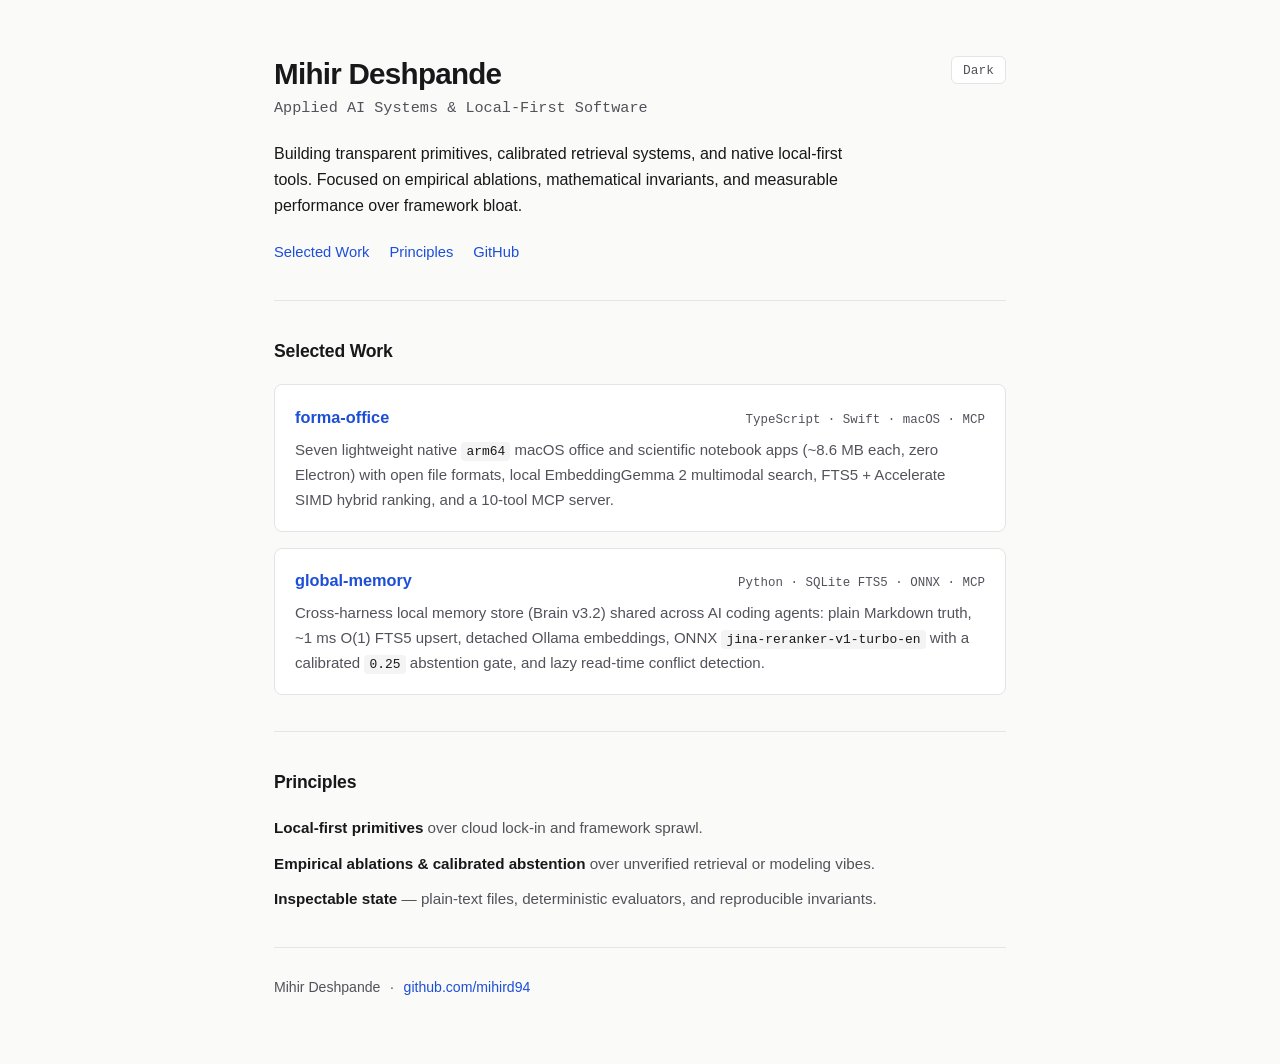
<file: index.html>
<!doctype html>
<html lang="en">
<head>
  <meta charset="utf-8" />
  <meta name="viewport" content="width=device-width, initial-scale=1" />
  <title>Mihir Deshpande — Applied AI Systems &amp; Local-First Software</title>
  <meta
    name="description"
    content="Mihir Deshpande — Building local-first software, calibrated retrieval engines, and agent memory systems."
  />
  <link rel="stylesheet" href="styles.css" />
  <script>
    (function () {
      var saved = localStorage.getItem("theme");
      var prefersDark = window.matchMedia && window.matchMedia("(prefers-color-scheme: dark)").matches;
      document.documentElement.setAttribute("data-theme", saved || (prefersDark ? "dark" : "light"));
    })();
  </script>
</head>
<body>
  <div class="container">
    <header class="site-header">
      <div class="header-top">
        <div>
          <h1>Mihir Deshpande</h1>
          <p class="subtitle">Applied AI Systems &amp; Local-First Software</p>
        </div>
        <button id="theme-toggle" class="theme-toggle" type="button" aria-label="Toggle color theme">
          Theme
        </button>
      </div>
      <p class="thesis">
        Building transparent primitives, calibrated retrieval systems, and native local-first tools.
        Focused on empirical ablations, mathematical invariants, and measurable performance over framework bloat.
      </p>
      <nav class="site-nav" aria-label="Primary">
        <a href="#work">Selected Work</a>
        <a href="#principles">Principles</a>
        <a href="https://github.com/mihird94" target="_blank" rel="noopener noreferrer">GitHub</a>
      </nav>
    </header>

    <main>
      <section id="work" class="section">
        <h2>Selected Work</h2>
        <div class="cards">
          <article class="card">
            <div class="card-head">
              <h3>
                <a href="https://github.com/mihird94/forma-office" target="_blank" rel="noopener noreferrer">
                  forma-office
                </a>
              </h3>
              <span class="meta">TypeScript &middot; Swift &middot; macOS &middot; MCP</span>
            </div>
            <p>
              Seven lightweight native <code>arm64</code> macOS office and scientific notebook apps (~8.6 MB each, zero Electron)
              with open file formats, local EmbeddingGemma 2 multimodal search, FTS5 + Accelerate SIMD hybrid ranking,
              and a 10-tool MCP server.
            </p>
          </article>

          <article class="card">
            <div class="card-head">
              <h3>
                <a href="https://github.com/mihird94/global-memory" target="_blank" rel="noopener noreferrer">
                  global-memory
                </a>
              </h3>
              <span class="meta">Python &middot; SQLite FTS5 &middot; ONNX &middot; MCP</span>
            </div>
            <p>
              Cross-harness local memory store (Brain v3.2) shared across AI coding agents: plain Markdown truth,
              ~1 ms O(1) FTS5 upsert, detached Ollama embeddings, ONNX <code>jina-reranker-v1-turbo-en</code> with a
              calibrated <code>0.25</code> abstention gate, and lazy read-time conflict detection.
            </p>
          </article>
        </div>
      </section>

      <section id="principles" class="section">
        <h2>Principles</h2>
        <ul class="principles-list">
          <li><strong>Local-first primitives</strong> over cloud lock-in and framework sprawl.</li>
          <li><strong>Empirical ablations &amp; calibrated abstention</strong> over unverified retrieval or modeling vibes.</li>
          <li><strong>Inspectable state</strong> — plain-text files, deterministic evaluators, and reproducible invariants.</li>
        </ul>
      </section>
    </main>

    <footer class="site-footer">
      <span>Mihir Deshpande</span>
      <span aria-hidden="true">&middot;</span>
      <a href="https://github.com/mihird94" target="_blank" rel="noopener noreferrer">github.com/mihird94</a>
    </footer>
  </div>

  <script>
    (function () {
      var btn = document.getElementById("theme-toggle");
      function syncLabel() {
        var current = document.documentElement.getAttribute("data-theme") || "light";
        btn.textContent = current === "dark" ? "Light" : "Dark";
      }
      syncLabel();
      btn.addEventListener("click", function () {
        var current = document.documentElement.getAttribute("data-theme") || "light";
        var next = current === "dark" ? "light" : "dark";
        document.documentElement.setAttribute("data-theme", next);
        localStorage.setItem("theme", next);
        syncLabel();
      });
    })();
  </script>
</body>
</html>
</file>
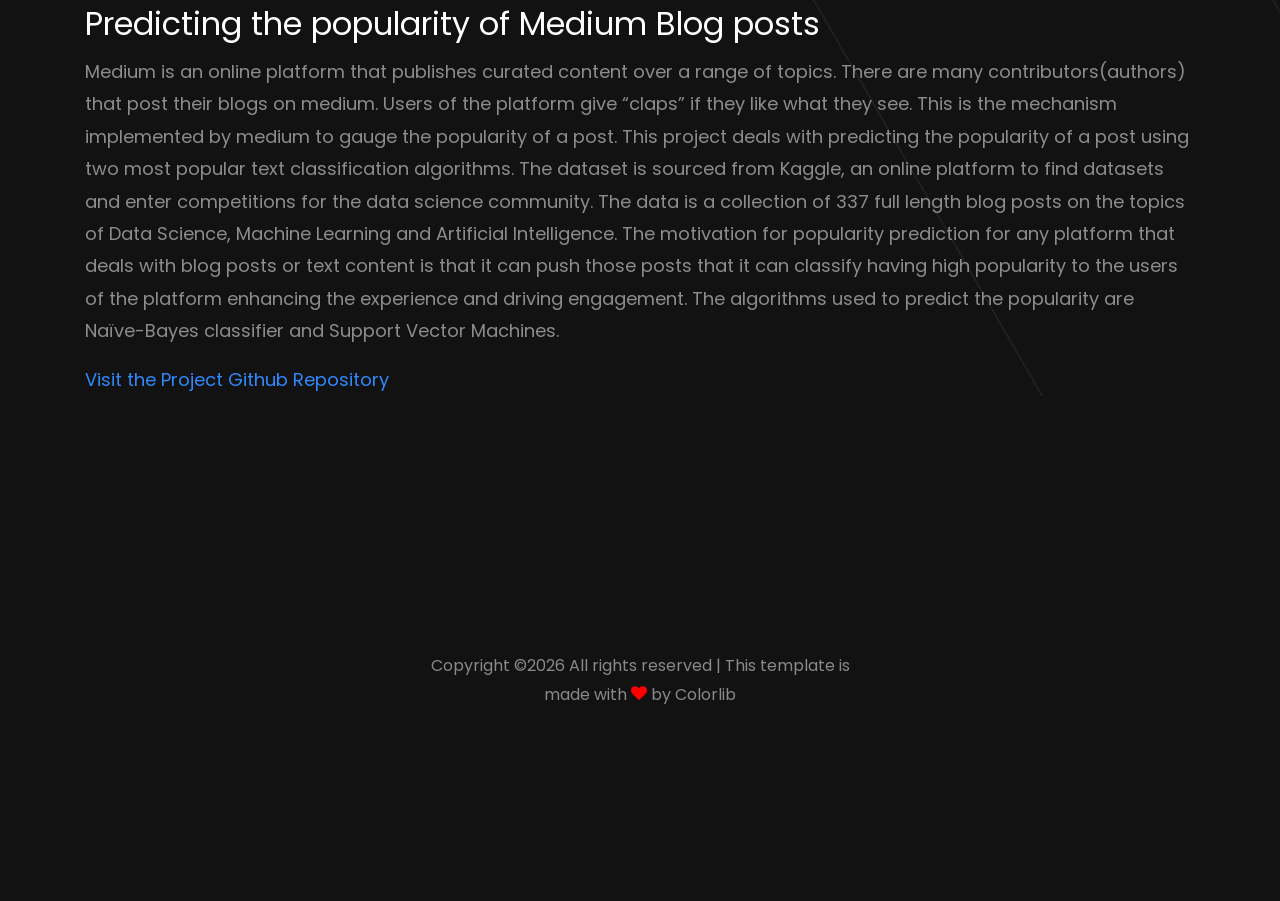
<file: portfolio-2.html>
<!DOCTYPE html>
<html lang="en">
  <head>
    <title>project 1</title>
    <!-- Global site tag (gtag.js) - Google Analytics -->
<script async src="https://www.googletagmanager.com/gtag/js?id=UA-151889969-1"></script>
<script>
  window.dataLayer = window.dataLayer || [];
  function gtag(){dataLayer.push(arguments);}
  gtag('js', new Date());

  gtag('config', 'UA-151889969-1');
</script>
    <meta charset="utf-8">
    <meta name="viewport" content="width=device-width, initial-scale=1, shrink-to-fit=no">
    
    <link href="https://fonts.googleapis.com/css?family=Poppins:300,400,700" rel="stylesheet">

    <link rel="stylesheet" href="css/open-iconic-bootstrap.min.css">
    <link rel="stylesheet" href="css/animate.css">
    
    <link rel="stylesheet" href="css/owl.carousel.min.css">
    <link rel="stylesheet" href="css/owl.theme.default.min.css">
    <link rel="stylesheet" href="css/magnific-popup.css">

    <link rel="stylesheet" href="css/aos.css">

    <link rel="stylesheet" href="css/ionicons.min.css">

    <link rel="stylesheet" href="css/bootstrap-datepicker.css">
    <link rel="stylesheet" href="css/jquery.timepicker.css">

    
    <link rel="stylesheet" href="css/flaticon.css">
    <link rel="stylesheet" href="css/icomoon.css">
    <link rel="stylesheet" href="css/style.css">
  </head>

<body>
<div class="container">
<H2>Predicting the popularity of Medium Blog posts</H1>
<p>Medium is an online platform that publishes curated content over a range of topics. There are many contributors(authors) that post their blogs on medium. Users of the platform give “claps” if they like what they see. This is the mechanism implemented by medium to gauge the popularity of a post. This project deals with predicting the popularity of a post using two most popular text classification algorithms.

The dataset is sourced from Kaggle, an online platform to find datasets and enter competitions for the data science community. The data is a collection of 337 full length blog posts on the topics of Data Science, Machine Learning and Artificial Intelligence. The motivation for popularity prediction for any platform that deals with blog posts or text content is that it can push those posts that it can classify having high popularity to the users of the platform enhancing the experience and driving engagement. The algorithms used to predict the popularity are Naïve-Bayes classifier and Support Vector Machines.</p>

<a href="https://github.com/mihird94/Medium-blog-popularity-prediction">Visit the Project Github Repository </a>
</div>  

<footer class="ftco-footer ftco-bg-dark ftco-section">
        <div class="container">
          <div class="row mb-5 justify-content-center">
            <div class="col-md-5 text-center">
              <div class="ftco-footer-widget mb-5">
                <ul class="ftco-footer-social list-unstyled">
                  <li class="ftco-animate"><a href="#"><span class="icon-twitter"></span></a></li>
                  <li class="ftco-animate"><a href="#"><span class="icon-facebook"></span></a></li>
                  <li class="ftco-animate"><a href="#"><span class="icon-instagram"></span></a></li>
                </ul>
              </div>
              <!--
              <div class="ftco-footer-widget">
                <h2 class="mb-3">Contact Us</h2>
                <p class="h3 email"><a href="#">info@email.com</a></p>
              </div>
            </div>
          </div>
          <div class="row">
            <div class="col-md-12 text-center"-->

              <p><!-- Link back to Colorlib can't be removed. Template is licensed under CC BY 3.0. -->
      Copyright &copy;<script>document.write(new Date().getFullYear());</script> All rights reserved | This template is made with <i class="icon-heart" aria-hidden="true" style="color: red;"></i> by <a href="https://colorlib.com" target="_blank">Colorlib</a>
      <!-- Link back to Colorlib can't be removed. Template is licensed under CC BY 3.0. --></p>
            </div>
          </div>
        </div>
      </footer>
</body>
</html>
</file>
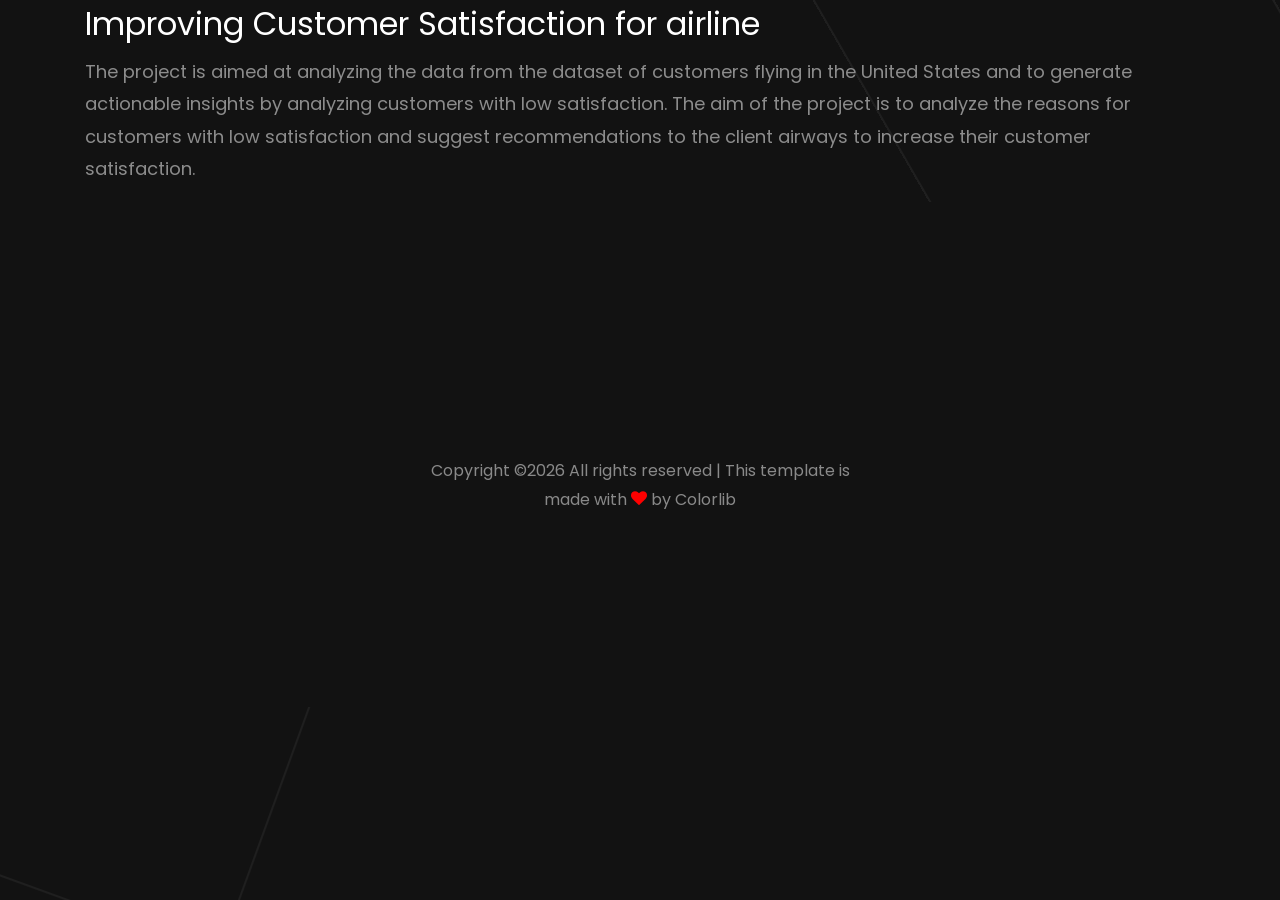
<file: portfolio-3.html>
<!DOCTYPE html>
<html lang="en">
  <head>
    <title>project 1</title>
    <!-- Global site tag (gtag.js) - Google Analytics -->
<script async src="https://www.googletagmanager.com/gtag/js?id=UA-151889969-1"></script>
<script>
  window.dataLayer = window.dataLayer || [];
  function gtag(){dataLayer.push(arguments);}
  gtag('js', new Date());

  gtag('config', 'UA-151889969-1');
</script>
    <meta charset="utf-8">
    <meta name="viewport" content="width=device-width, initial-scale=1, shrink-to-fit=no">
    
    <link href="https://fonts.googleapis.com/css?family=Poppins:300,400,700" rel="stylesheet">

    <link rel="stylesheet" href="css/open-iconic-bootstrap.min.css">
    <link rel="stylesheet" href="css/animate.css">
    
    <link rel="stylesheet" href="css/owl.carousel.min.css">
    <link rel="stylesheet" href="css/owl.theme.default.min.css">
    <link rel="stylesheet" href="css/magnific-popup.css">

    <link rel="stylesheet" href="css/aos.css">

    <link rel="stylesheet" href="css/ionicons.min.css">

    <link rel="stylesheet" href="css/bootstrap-datepicker.css">
    <link rel="stylesheet" href="css/jquery.timepicker.css">

    
    <link rel="stylesheet" href="css/flaticon.css">
    <link rel="stylesheet" href="css/icomoon.css">
    <link rel="stylesheet" href="css/style.css">
  </head>

<body>
<div class="container">
<H2>Improving Customer Satisfaction for airline</H1>
<p>The project is aimed at analyzing the data from the dataset of customers flying in
the United States and to generate actionable insights by analyzing customers
with low satisfaction.
The aim of the project is to analyze the reasons for customers with low
satisfaction and suggest recommendations to the client airways to increase their
customer satisfaction.</p>

<!--<a href="https://github.com/mihird94/malaria_classification">Visit the Project Github Repository </a>-->
</div>  

<footer class="ftco-footer ftco-bg-dark ftco-section">
        <div class="container">
          <div class="row mb-5 justify-content-center">
            <div class="col-md-5 text-center">
              <div class="ftco-footer-widget mb-5">
                <ul class="ftco-footer-social list-unstyled">
                  <li class="ftco-animate"><a href="#"><span class="icon-twitter"></span></a></li>
                  <li class="ftco-animate"><a href="#"><span class="icon-facebook"></span></a></li>
                  <li class="ftco-animate"><a href="#"><span class="icon-instagram"></span></a></li>
                </ul>
              </div>
              <!--
              <div class="ftco-footer-widget">
                <h2 class="mb-3">Contact Us</h2>
                <p class="h3 email"><a href="#">info@email.com</a></p>
              </div>
            </div>
          </div>
          <div class="row">
            <div class="col-md-12 text-center"-->

              <p><!-- Link back to Colorlib can't be removed. Template is licensed under CC BY 3.0. -->
      Copyright &copy;<script>document.write(new Date().getFullYear());</script> All rights reserved | This template is made with <i class="icon-heart" aria-hidden="true" style="color: red;"></i> by <a href="https://colorlib.com" target="_blank">Colorlib</a>
      <!-- Link back to Colorlib can't be removed. Template is licensed under CC BY 3.0. --></p>
            </div>
          </div>
        </div>
      </footer>
</body>
</html>
</file>
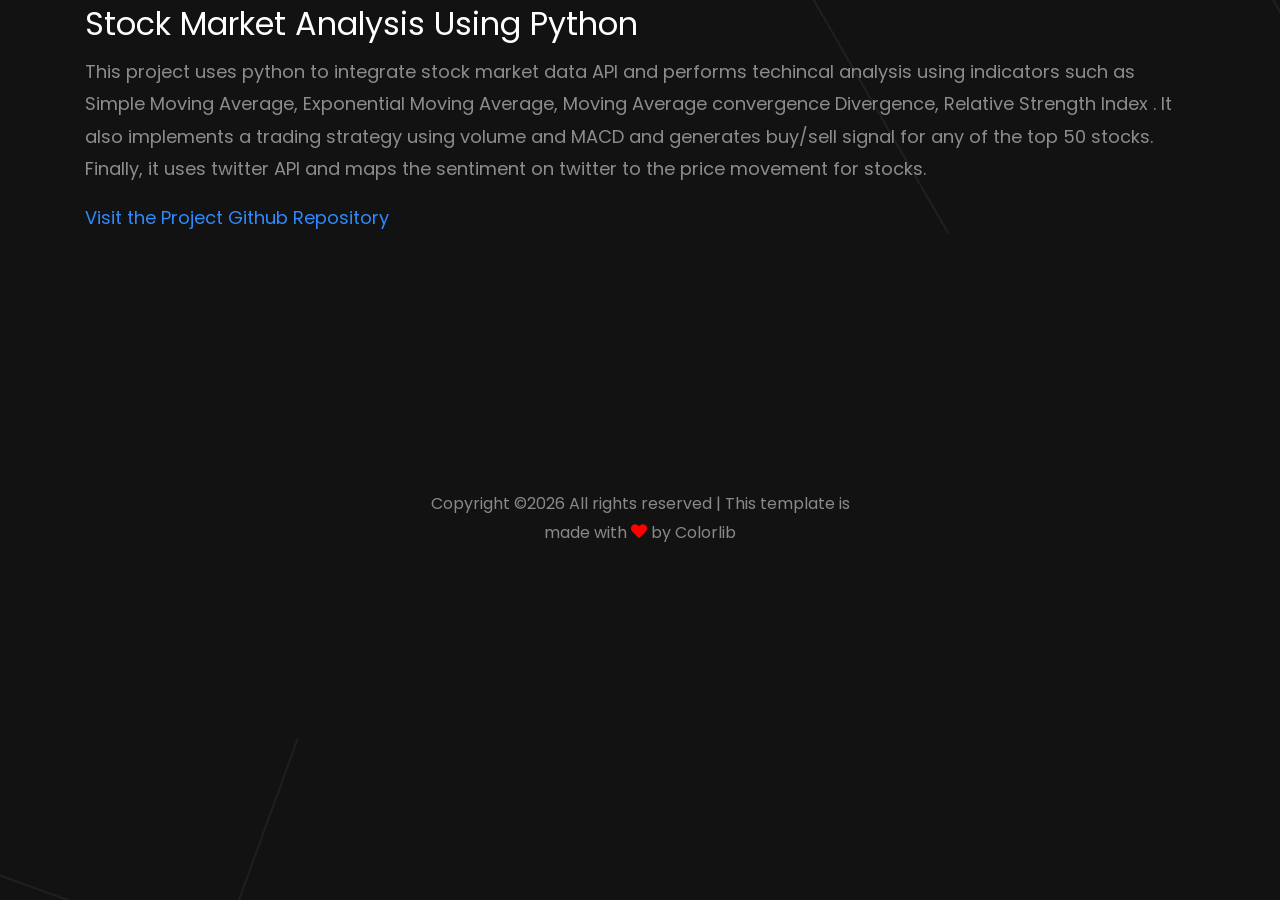
<file: portfolio-4.html>
<!DOCTYPE html>
<html lang="en">
  <head>
    <title>project 1</title>
    <!-- Global site tag (gtag.js) - Google Analytics -->
<script async src="https://www.googletagmanager.com/gtag/js?id=UA-151889969-1"></script>
<script>
  window.dataLayer = window.dataLayer || [];
  function gtag(){dataLayer.push(arguments);}
  gtag('js', new Date());

  gtag('config', 'UA-151889969-1');
</script>
    <meta charset="utf-8">
    <meta name="viewport" content="width=device-width, initial-scale=1, shrink-to-fit=no">
    
    <link href="https://fonts.googleapis.com/css?family=Poppins:300,400,700" rel="stylesheet">

    <link rel="stylesheet" href="css/open-iconic-bootstrap.min.css">
    <link rel="stylesheet" href="css/animate.css">
    
    <link rel="stylesheet" href="css/owl.carousel.min.css">
    <link rel="stylesheet" href="css/owl.theme.default.min.css">
    <link rel="stylesheet" href="css/magnific-popup.css">

    <link rel="stylesheet" href="css/aos.css">

    <link rel="stylesheet" href="css/ionicons.min.css">

    <link rel="stylesheet" href="css/bootstrap-datepicker.css">
    <link rel="stylesheet" href="css/jquery.timepicker.css">

    
    <link rel="stylesheet" href="css/flaticon.css">
    <link rel="stylesheet" href="css/icomoon.css">
    <link rel="stylesheet" href="css/style.css">
  </head>

<body>
<div class="container">
<H2>Stock Market Analysis Using Python</H1>
<p>This project uses python to integrate stock market data API and performs techincal analysis using indicators such as Simple Moving Average, Exponential Moving Average, Moving Average convergence Divergence, Relative Strength Index . It also implements a trading strategy using volume and MACD and generates buy/sell signal for any of the top 50 stocks. Finally, it uses twitter API and maps the sentiment on twitter to the price movement for stocks.</p>

<a href="https://github.com/mihird94/Stock-Market-Analysis-using-Python">Visit the Project Github Repository </a>
</div>  

<footer class="ftco-footer ftco-bg-dark ftco-section">
        <div class="container">
          <div class="row mb-5 justify-content-center">
            <div class="col-md-5 text-center">
              <div class="ftco-footer-widget mb-5">
                <ul class="ftco-footer-social list-unstyled">
                  <li class="ftco-animate"><a href="#"><span class="icon-twitter"></span></a></li>
                  <li class="ftco-animate"><a href="#"><span class="icon-facebook"></span></a></li>
                  <li class="ftco-animate"><a href="#"><span class="icon-instagram"></span></a></li>
                </ul>
              </div>
              <!--
              <div class="ftco-footer-widget">
                <h2 class="mb-3">Contact Us</h2>
                <p class="h3 email"><a href="#">info@email.com</a></p>
              </div>
            </div>
          </div>
          <div class="row">
            <div class="col-md-12 text-center"-->

              <p><!-- Link back to Colorlib can't be removed. Template is licensed under CC BY 3.0. -->
      Copyright &copy;<script>document.write(new Date().getFullYear());</script> All rights reserved | This template is made with <i class="icon-heart" aria-hidden="true" style="color: red;"></i> by <a href="https://colorlib.com" target="_blank">Colorlib</a>
      <!-- Link back to Colorlib can't be removed. Template is licensed under CC BY 3.0. --></p>
            </div>
          </div>
        </div>
      </footer>
</body>
</html>
</file>
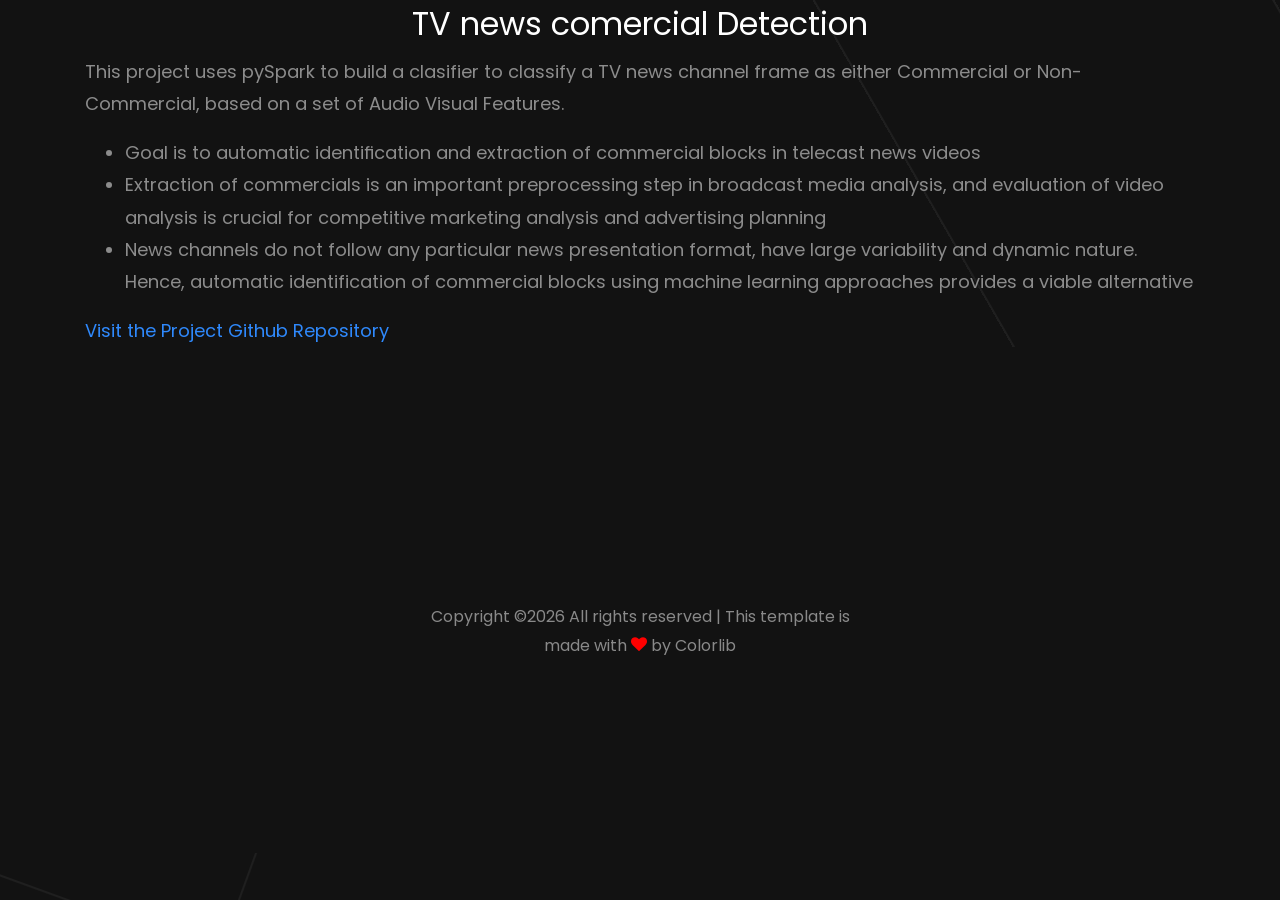
<file: portfolio-5.html>
<!DOCTYPE html>
<html lang="en">
  <head>
    <title>project 1</title>
    <!-- Global site tag (gtag.js) - Google Analytics -->
<script async src="https://www.googletagmanager.com/gtag/js?id=UA-151889969-1"></script>
<script>
  window.dataLayer = window.dataLayer || [];
  function gtag(){dataLayer.push(arguments);}
  gtag('js', new Date());

  gtag('config', 'UA-151889969-1');
</script>
    <meta charset="utf-8">
    <meta name="viewport" content="width=device-width, initial-scale=1, shrink-to-fit=no">
    
    <link href="https://fonts.googleapis.com/css?family=Poppins:300,400,700" rel="stylesheet">

    <link rel="stylesheet" href="css/open-iconic-bootstrap.min.css">
    <link rel="stylesheet" href="css/animate.css">
    
    <link rel="stylesheet" href="css/owl.carousel.min.css">
    <link rel="stylesheet" href="css/owl.theme.default.min.css">
    <link rel="stylesheet" href="css/magnific-popup.css">

    <link rel="stylesheet" href="css/aos.css">

    <link rel="stylesheet" href="css/ionicons.min.css">

    <link rel="stylesheet" href="css/bootstrap-datepicker.css">
    <link rel="stylesheet" href="css/jquery.timepicker.css">

    
    <link rel="stylesheet" href="css/flaticon.css">
    <link rel="stylesheet" href="css/icomoon.css">
    <link rel="stylesheet" href="css/style.css">
  </head>

<body>
<div class="container">
<H2><center>TV news comercial Detection</center></H1>
<p>This project uses pySpark to build a clasifier to classify a TV news channel frame as either Commercial or Non-Commercial, based on a set of Audio Visual Features.  </p>
<ul>
<li>Goal is to automatic identiﬁcation and extraction of commercial blocks in telecast news videos</li>
<li>Extraction of commercials is an important preprocessing step in broadcast media analysis, and evaluation of video analysis is crucial for competitive marketing analysis and advertising planning</li>
<li>News channels do not follow any particular news presentation format, have large variability and dynamic nature. Hence, automatic identification of commercial blocks using machine learning approaches provides a viable alternative</li>
</ul>


<a href="https://github.com/mihird94/tv_news_commercial_detection">Visit the Project Github Repository </a>
</div>  

<footer class="ftco-footer ftco-bg-dark ftco-section">
        <div class="container">
          <div class="row mb-5 justify-content-center">
            <div class="col-md-5 text-center">
              <div class="ftco-footer-widget mb-5">
                <ul class="ftco-footer-social list-unstyled">
                  <li class="ftco-animate"><a href="#"><span class="icon-twitter"></span></a></li>
                  <li class="ftco-animate"><a href="#"><span class="icon-facebook"></span></a></li>
                  <li class="ftco-animate"><a href="#"><span class="icon-instagram"></span></a></li>
                </ul>
              </div>
              <!--
              <div class="ftco-footer-widget">
                <h2 class="mb-3">Contact Us</h2>
                <p class="h3 email"><a href="#">info@email.com</a></p>
              </div>
            </div>
          </div>
          <div class="row">
            <div class="col-md-12 text-center"-->

              <p><!-- Link back to Colorlib can't be removed. Template is licensed under CC BY 3.0. -->
      Copyright &copy;<script>document.write(new Date().getFullYear());</script> All rights reserved | This template is made with <i class="icon-heart" aria-hidden="true" style="color: red;"></i> by <a href="https://colorlib.com" target="_blank">Colorlib</a>
      <!-- Link back to Colorlib can't be removed. Template is licensed under CC BY 3.0. --></p>
            </div>
          </div>
        </div>
      </footer>
</body>
</html>
</file>
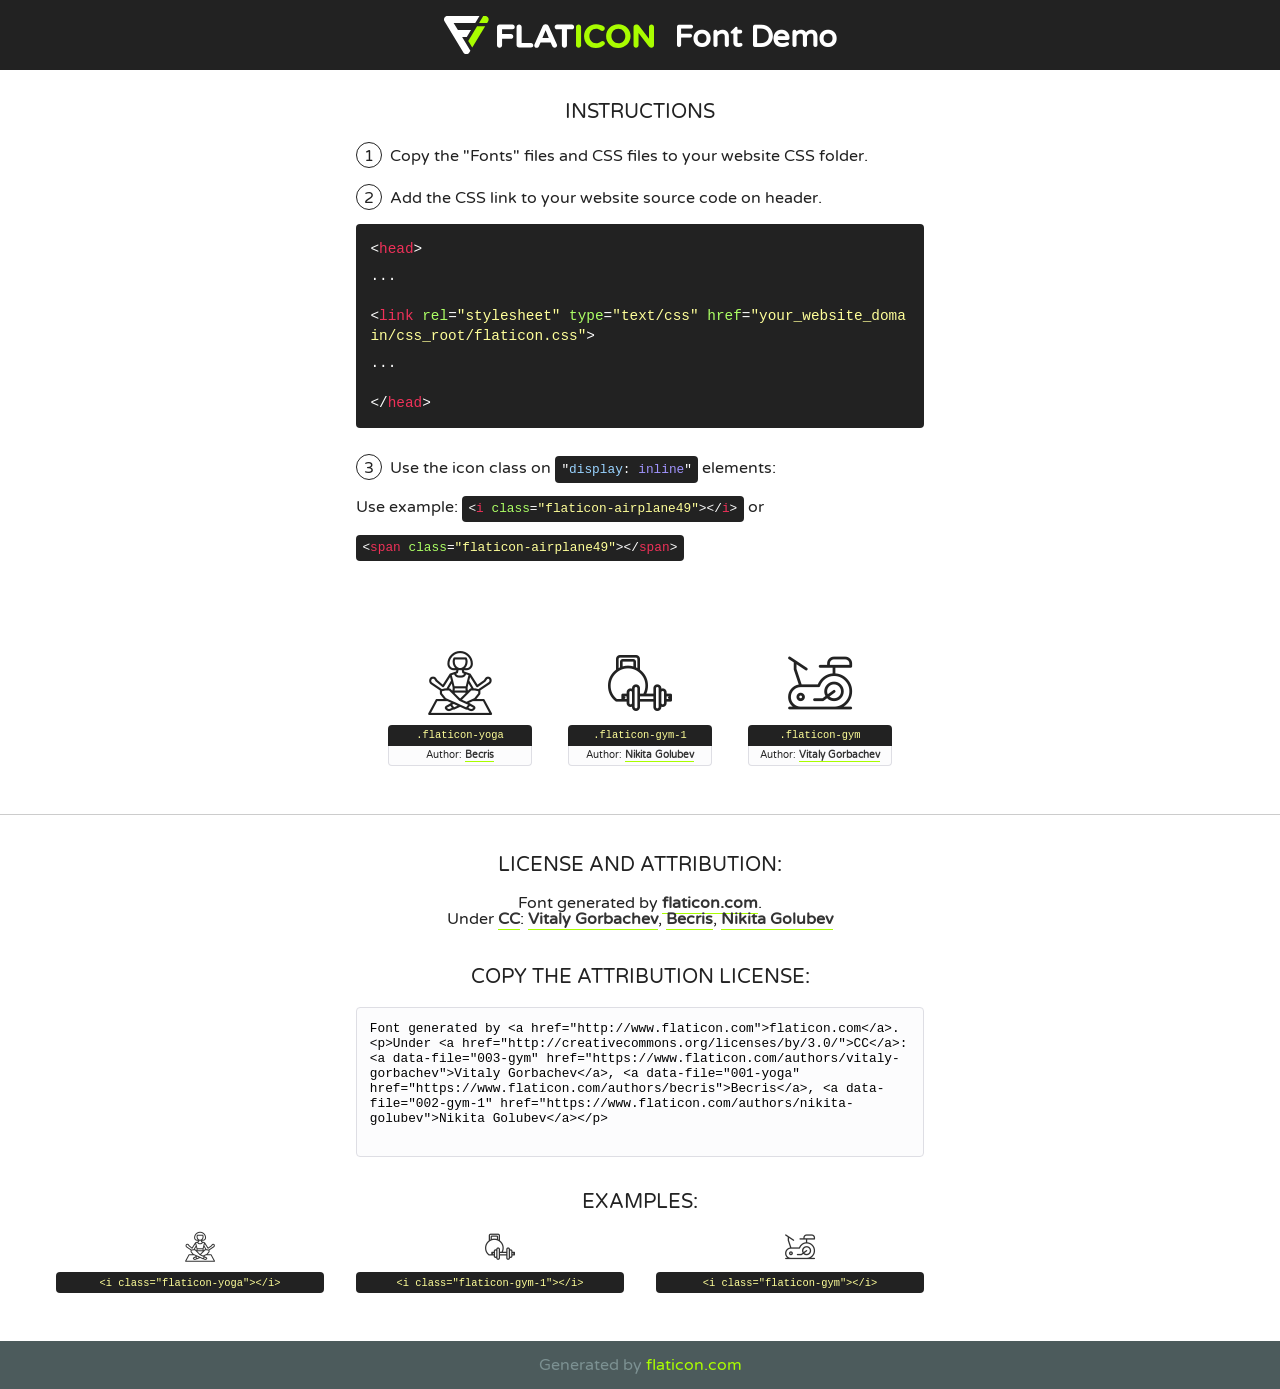
<file: fonts/flaticon/font/flaticon.html>
<!DOCTYPE html>
<!--
  Flaticon icon font: Flaticon
  Creation date: 23/07/2018 14:52
-->
<html>
<!DOCTYPE html>
<html>

<head>
    <title>Flaticon WebFont</title>
    <link href="http://fonts.googleapis.com/css?family=Varela+Round" rel="stylesheet" type="text/css" />
    <link rel="stylesheet" type="text/css" href="flaticon.css">
    <meta charset="UTF-8">
    <style>
    html, body, div, span, applet, object, iframe,
    h1, h2, h3, h4, h5, h6, p, blockquote, pre,
    a, abbr, acronym, address, big, cite, code,
    del, dfn, em, img, ins, kbd, q, s, samp,
    small, strike, strong, sub, sup, tt, var,
    b, u, i, center,
    dl, dt, dd, ol, ul, li,
    fieldset, form, label, legend,
    table, caption, tbody, tfoot, thead, tr, th, td,
    article, aside, canvas, details, embed, 
    figure, figcaption, footer, header, hgroup, 
    menu, nav, output, ruby, section, summary,
    time, mark, audio, video {
        margin: 0;
        padding: 0;
        border: 0;
        font-size: 100%;
        font: inherit;
        vertical-align: baseline;
    }
    /* HTML5 display-role reset for older browsers */
    article, aside, details, figcaption, figure, 
    footer, header, hgroup, menu, nav, section {
        display: block;
    }
    body {
        line-height: 1;
    }
    ol, ul {
        list-style: none;
    }
    blockquote, q {
        quotes: none;
    }
    blockquote:before, blockquote:after,
    q:before, q:after {
        content: '';
        content: none;
    }
    table {
        border-collapse: collapse;
        border-spacing: 0;
    }
    body {
        font-family: 'Varela Round', Helvetica, Arial, sans-serif;
        font-size: 16px;
        color: #222;
    }
    a {
        color: #333;
        border-bottom: 1px solid #a9fd00;
        font-weight: bold;
        text-decoration: none;
    }
    * {
        -moz-box-sizing: border-box;
        -webkit-box-sizing: border-box;
        box-sizing: border-box;
        margin: 0;
        padding: 0;
    }
    [class^="flaticon-"]:before, [class*=" flaticon-"]:before, [class^="flaticon-"]:after, [class*=" flaticon-"]:after {
        font-family: Flaticon;
        font-size: 30px;
        font-style: normal;
        margin-left: 20px;
        color: #333;
    }
    .wrapper {
        max-width: 600px;
        margin: auto;
        padding: 0 1em;
    }
    .title {
        font-size: 1.25em;
        text-align: center;
        margin-bottom: 1em;
        text-transform: uppercase;
    }
    header {
        text-align: center;
        background-color: #222;
        color: #fff;
        padding: 1em;
    }
    header .logo {
        width: 210px;
        height: 38px;
        display: inline-block;
        vertical-align: middle;
        margin-right: 1em;
        border: none;
    }
    header strong {
        font-size: 1.95em;
        font-weight: bold;
        vertical-align: middle;
        margin-top: 5px;
        display: inline-block;
    }
    .demo {
        margin: 2em auto;
        line-height: 1.25em;
    }
    .demo ul li {
        margin-bottom: 1em;
    }
    .demo ul li .num {
        color: #222;
        border-radius: 20px;
        display: inline-block;
        width: 26px;
        padding: 3px;
        height: 26px;
        text-align: center;
        margin-right: 0.5em;
        border: 1px solid #222;
    }
    .demo ul li code {
        background-color: #222;
        border-radius: 4px;
        padding: 0.25em 0.5em;
        display: inline-block;
        color: #fff;
        font-family: Consolas,Monaco,Lucida Console,Liberation Mono,DejaVu Sans Mono,Bitstream Vera Sans Mono,Courier New, monospace;
        font-weight: lighter;
        margin-top: 1em;
        font-size: 0.8em;
        word-break: break-all;
    }
    .demo ul li code.big {
        padding: 1em;
        font-size: 0.9em;
    }
    .demo ul li code .red {
        color: #EF3159;
    }
    .demo ul li code .green {
        color: #ACFF65;
    }
    .demo ul li code .yellow {
        color: #FFFF99;
    }
    .demo ul li code .blue {
        color: #99D3FF;
    }
    .demo ul li code .purple {
        color: #A295FF;
    }
    .demo ul li code .dots {
        margin-top: 0.5em;
        display: block;
    }
    #glyphs {
        border-bottom: 1px solid #ccc;
        padding: 2em 0;
        text-align: center;
    }
    .glyph {
        display: inline-block;
        width: 9em;
        margin: 1em;
        text-align: center;
        vertical-align: top;
        background: #FFF;
    }
    .glyph .glyph-icon {
        padding: 10px;
        display: block;
        font-family:"Flaticon";
        font-size: 64px;
        line-height: 1;
    }
    .glyph .glyph-icon:before {
        font-size: 64px;
        color: #222;
        margin-left: 0;
    }
    .class-name {
        font-size: 0.65em;
        background-color: #222;
        color: #fff;
        border-radius: 4px 4px 0 0;
        padding: 0.5em;
        color: #FFFF99;
        font-family: Consolas,Monaco,Lucida Console,Liberation Mono,DejaVu Sans Mono,Bitstream Vera Sans Mono,Courier New, monospace;
    }
    .author-name {
        font-size: 0.6em;
        background-color: #fcfcfd;
        border: 1px solid #DEDEE4;
        border-top: 0;
        border-radius: 0 0 4px 4px;
        padding: 0.5em;
    }
    .class-name:last-child {
        font-size: 10px;
        color:#888;
    }
    .class-name:last-child a {
        font-size: 10px;
        color:#555;
    }
    .class-name:last-child a:hover {
        color:#a9fd00;
    }
    .glyph > input {
        display: block;
        width: 100px;
        margin: 5px auto;
        text-align: center;
        font-size: 12px;
        cursor: text;
    }
    .glyph > input.icon-input {
        font-family:"Flaticon";
        font-size: 16px;
        margin-bottom: 10px;
    }
    .attribution .title {
        margin-top: 2em;
    }
    .attribution textarea {
        background-color: #fcfcfd;
        padding: 1em;
        border: none;
        box-shadow: none;
        border: 1px solid #DEDEE4;
        border-radius: 4px;
        resize: none;
        width: 100%;
        height: 150px;
        font-size: 0.8em;
        font-family: Consolas,Monaco,Lucida Console,Liberation Mono,DejaVu Sans Mono,Bitstream Vera Sans Mono,Courier New, monospace;
        -webkit-appearance: none;
    }
    .iconsuse {
        margin: 2em auto;
        text-align: center;
        max-width: 1200px;
    }
    .iconsuse:after {
        content: '';
        display: table;
        clear: both;
    }
    .iconsuse .image {
        float: left;
        width: 25%;
        padding: 0 1em;
    }
    .iconsuse .image p {
        margin-bottom: 1em;
    }
    .iconsuse .image span {
        display: block;
        font-size: 0.65em;
        background-color: #222;
        color: #fff;
        border-radius: 4px;
        padding: 0.5em;
        color: #FFFF99;
        margin-top: 1em;
        font-family: Consolas,Monaco,Lucida Console,Liberation Mono,DejaVu Sans Mono,Bitstream Vera Sans Mono,Courier New, monospace;
    }
    #footer {
        text-align: center;
        background-color: #4C5B5C;
        color: #7c9192;
        padding: 1em;
    }
    #footer a {
        border: none;
        color: #a9fd00;
        font-weight: normal;
    }
    @media (max-width: 960px) {
        .iconsuse .image {
            width: 50%;
        }
    }
    @media (max-width: 560px) {
        .iconsuse .image {
            width: 100%;
        }
    }
    </style>
</head>

<body class="characters-off">

    <header>
        <a href="http://www.flaticon.com" target="_blank" class="logo">
            <svg version="1.1" xmlns="http://www.w3.org/2000/svg" xmlns:xlink="http://www.w3.org/1999/xlink" xmlns:a="http://ns.adobe.com/AdobeSVGViewerExtensions/3.0/" viewBox="0 0 560.875 102.036" enable-background="new 0 0 560.875 102.036" xml:space="preserve">
                <defs>
                </defs>
                <g>
                    <g class="letters">
                        <path fill="#ffffff" d="M141.596,29.675c0-3.777,2.985-6.767,6.764-6.767h34.438c3.426,0,6.15,2.728,6.15,6.15
                        c0,3.43-2.724,6.149-6.15,6.149h-27.674v13.091h23.719c3.429,0,6.151,2.724,6.151,6.15c0,3.43-2.723,6.149-6.151,6.149h-23.719
                        v17.574c0,3.773-2.986,6.761-6.764,6.761c-3.779,0-6.764-2.989-6.764-6.761V29.675z"></path>
                        <path fill="#ffffff" d="M193.844,29.149c0-3.781,2.985-6.767,6.764-6.767c3.776,0,6.763,2.985,6.763,6.767v42.957h25.039
                        c3.426,0,6.149,2.726,6.149,6.153c0,3.425-2.723,6.15-6.149,6.15h-31.802c-3.779,0-6.764-2.986-6.764-6.768V29.149z"></path>
                        <path fill="#ffffff" d="M241.891,75.71l21.438-48.407c1.492-3.341,4.215-5.357,7.906-5.357h0.792
                        c3.686,0,6.323,2.017,7.815,5.357l21.439,48.407c0.436,0.967,0.701,1.845,0.701,2.723c0,3.602-2.809,6.501-6.414,6.501
                        c-3.161,0-5.269-1.845-6.499-4.655l-4.132-9.661h-27.059l-4.301,10.102c-1.144,2.631-3.426,4.214-6.237,4.214
                        c-3.517,0-6.24-2.81-6.24-6.325C241.1,77.64,241.451,76.677,241.891,75.71z M279.932,58.666l-8.521-20.297l-8.526,20.297H279.932
                        z"></path>
                        <path fill="#ffffff" d="M314.864,35.387H301.86c-3.429,0-6.239-2.813-6.239-6.238c0-3.429,2.811-6.24,6.239-6.24h39.533
                        c3.426,0,6.237,2.811,6.237,6.24c0,3.425-2.811,6.238-6.237,6.238h-13.001v42.785c0,3.773-2.99,6.761-6.764,6.761
                        c-3.779,0-6.764-2.989-6.764-6.761V35.387z"></path>
                        <path fill="#A9FD00" d="M352.615,29.149c0-3.781,2.985-6.767,6.767-6.767c3.774,0,6.761,2.985,6.761,6.767v49.024
                        c0,3.773-2.987,6.761-6.761,6.761c-3.781,0-6.767-2.989-6.767-6.761V29.149z"></path>
                        <path fill="#A9FD00" d="M374.132,53.836v-0.179c0-17.481,13.178-31.801,32.065-31.801c9.22,0,15.459,2.458,20.557,6.238
                        c1.402,1.054,2.637,2.985,2.637,5.357c0,3.692-2.985,6.59-6.681,6.59c-1.845,0-3.071-0.702-4.044-1.319
                        c-3.776-2.813-7.729-4.393-12.562-4.393c-10.364,0-17.831,8.611-17.831,19.154v0.173c0,10.542,7.291,19.329,17.831,19.329
                        c5.715,0,9.492-1.756,13.359-4.834c1.049-0.874,2.458-1.491,4.039-1.491c3.429,0,6.325,2.813,6.325,6.236
                        c0,2.106-1.056,3.78-2.282,4.834c-5.539,4.834-12.036,7.733-21.878,7.733C387.572,85.464,374.132,71.493,374.132,53.836z"></path>
                        <path fill="#A9FD00" d="M433.009,53.836v-0.179c0-17.481,13.79-31.801,32.766-31.801c18.981,0,32.592,14.143,32.592,31.628v0.173
                        c0,17.483-13.785,31.807-32.769,31.807C446.625,85.464,433.009,71.32,433.009,53.836z M484.224,53.836v-0.179
                        c0-10.539-7.725-19.326-18.626-19.326c-10.893,0-18.449,8.611-18.449,19.154v0.173c0,10.542,7.73,19.329,18.626,19.329
                        C476.676,72.986,484.224,64.378,484.224,53.836z"></path>
                        <path fill="#A9FD00" d="M506.233,29.321c0-3.774,2.99-6.763,6.767-6.763h1.401c3.252,0,5.183,1.583,7.029,3.953l26.093,34.265
                        V29.059c0-3.692,2.99-6.677,6.681-6.677c3.683,0,6.671,2.985,6.671,6.677v48.934c0,3.78-2.987,6.765-6.764,6.765h-0.436
                        c-3.257,0-5.188-1.581-7.034-3.953l-27.056-35.492v32.944c0,3.687-2.985,6.676-6.678,6.676c-3.683,0-6.673-2.989-6.673-6.676
                        V29.321z"></path>
                    </g>
                    <g class="insignia">
                        <path fill="#ffffff" d="M48.372,56.137h12.517l11.156-18.537H37.186L25.688,18.539h57.825L94.668,0H9.271
                        C5.925,0,2.842,1.801,1.198,4.716c-1.644,2.907-1.593,6.482,0.134,9.343l50.38,83.501c1.678,2.781,4.689,4.476,7.938,4.476
                        c3.246,0,6.257-1.695,7.935-4.476l2.898-4.804L48.372,56.137z"></path>
                        <g class="i">
                            <path fill="#A9FD00" d="M93.575,18.539h0.031v0.004l21.652,0.004l2.705-4.488c1.727-2.861,1.778-6.436,0.133-9.343
                            C116.454,1.801,113.371,0,110.026,0h-5.294L93.575,18.539z"></path>
                            <polygon fill="#A9FD00" points="88.291,27.356 64.725,66.486 75.519,84.404 109.942,27.356"></polygon>
                        </g>
                    </g>
                </g>
            </svg>
        </a>
        <strong>Font Demo</strong>
    </header>


    <section class="demo wrapper">

        <p class="title">Instructions</p>

        <ul>
            <li>
                <span class="num">1</span>Copy the "Fonts" files and CSS files to your website CSS folder.
            </li>
            <li>
                <span class="num">2</span>Add the CSS link to your website source code on header.
                <code class="big">
                    &lt;<span class="red">head</span>&gt;
                    <br/><span class="dots">...</span>
                    <br/>&lt;<span class="red">link</span> <span class="green">rel</span>=<span class="yellow">"stylesheet"</span> <span class="green">type</span>=<span class="yellow">"text/css"</span> <span class="green">href</span>=<span class="yellow">"your_website_domain/css_root/flaticon.css"</span>&gt;
                    <br/><span class="dots">...</span>
                    <br/>&lt;/<span class="red">head</span>&gt;
                </code>
            </li>

            <li>
                <p>
                    <span class="num">3</span>Use the icon class on <code>"<span class="blue">display</span>:<span class="purple"> inline</span>"</code> elements:
                    <br />
                    Use example: <code>&lt;<span class="red">i</span> <span class="green">class</span>=<span class="yellow">&quot;flaticon-airplane49&quot;</span>&gt;&lt;/<span class="red">i</span>&gt;</code> or <code>&lt;<span class="red">span</span> <span class="green">class</span>=<span class="yellow">&quot;flaticon-airplane49&quot;</span>&gt;&lt;/<span class="red">span</span>&gt;</code>
            </li>
        </ul>

    </section>




   <section id="glyphs">          
    
      
        <div class="glyph"><div class="glyph-icon flaticon-yoga"></div>
            <div class="class-name">.flaticon-yoga</div>
            <div class="author-name">Author: <a data-file="001-yoga" href="https://www.flaticon.com/authors/becris">Becris</a> </div> 
        </div>        
        
        <div class="glyph"><div class="glyph-icon flaticon-gym-1"></div>
            <div class="class-name">.flaticon-gym-1</div>
            <div class="author-name">Author: <a data-file="002-gym-1" href="https://www.flaticon.com/authors/nikita-golubev">Nikita Golubev</a> </div> 
        </div>        
        
        <div class="glyph"><div class="glyph-icon flaticon-gym"></div>
            <div class="class-name">.flaticon-gym</div>
            <div class="author-name">Author: <a data-file="003-gym" href="https://www.flaticon.com/authors/vitaly-gorbachev">Vitaly Gorbachev</a> </div> 
        </div>        
        

    </section>



    <section class="attribution wrapper"   style="text-align:center;">

      <div class="title">License and attribution:</div><div class="attrDiv">Font generated by <a href="http://www.flaticon.com">flaticon.com</a>. <div><p>Under <a href="http://creativecommons.org/licenses/by/3.0/">CC</a>: <a data-file="003-gym" href="https://www.flaticon.com/authors/vitaly-gorbachev">Vitaly Gorbachev</a>, <a data-file="001-yoga" href="https://www.flaticon.com/authors/becris">Becris</a>, <a data-file="002-gym-1" href="https://www.flaticon.com/authors/nikita-golubev">Nikita Golubev</a></p>  </div>
      </div>
      <div class="title">Copy the Attribution License:</div>

    <textarea onclick="this.focus();this.select();">Font generated by &lt;a href=&quot;http://www.flaticon.com&quot;&gt;flaticon.com&lt;/a&gt;. <p>Under <a href="http://creativecommons.org/licenses/by/3.0/">CC</a>: <a data-file="003-gym" href="https://www.flaticon.com/authors/vitaly-gorbachev">Vitaly Gorbachev</a>, <a data-file="001-yoga" href="https://www.flaticon.com/authors/becris">Becris</a>, <a data-file="002-gym-1" href="https://www.flaticon.com/authors/nikita-golubev">Nikita Golubev</a></p>  
     </textarea>

    </section>

    <section class="iconsuse">

          <div class="title">Examples:</div>            
             
            <div class="image">
                <p>
                    <i class="glyph-icon flaticon-yoga"></i> 
                    <span>&lt;i class=&quot;flaticon-yoga&quot;&gt;&lt;/i&gt;</span>
                </p>
            </div>
            
            <div class="image">
                <p>
                    <i class="glyph-icon flaticon-gym-1"></i> 
                    <span>&lt;i class=&quot;flaticon-gym-1&quot;&gt;&lt;/i&gt;</span>
                </p>
            </div>
            
            <div class="image">
                <p>
                    <i class="glyph-icon flaticon-gym"></i> 
                    <span>&lt;i class=&quot;flaticon-gym&quot;&gt;&lt;/i&gt;</span>
                </p>
            </div>
                       
        </div>
                            
    </section>

<div id="footer">
    <div>Generated by <a href="http://www.flaticon.com">flaticon.com</a>
    </div>
</div>



</body>
</html>
</file>
<file: styles.css>
:root {
  --bg: #fafaf8;
  --surface: #ffffff;
  --text: #18181b;
  --muted: #52525b;
  --border: #e4e4e7;
  --accent: #1d4ed8;
  --accent-hover: #1e40af;
  --tag-bg: #f4f4f5;
  --code-bg: #f4f4f5;
}

[data-theme="dark"] {
  --bg: #0e1116;
  --surface: #151921;
  --text: #e4e4e7;
  --muted: #a1a1aa;
  --border: #27272a;
  --accent: #60a5fa;
  --accent-hover: #93c5fd;
  --tag-bg: #1e2430;
  --code-bg: #1e2430;
}

* {
  box-sizing: border-box;
}

html {
  scroll-behavior: smooth;
}

body {
  margin: 0;
  background: var(--bg);
  color: var(--text);
  font-family: -apple-system, BlinkMacSystemFont, "Inter", "Segoe UI", Roboto, Helvetica, Arial, sans-serif;
  font-size: 16px;
  line-height: 1.65;
  -webkit-font-smoothing: antialiased;
}

.container {
  max-width: 780px;
  margin: 0 auto;
  padding: 3.5rem 1.5rem 4rem;
}

.site-header {
  padding-bottom: 2.25rem;
  border-bottom: 1px solid var(--border);
}

.header-top {
  display: flex;
  justify-content: space-between;
  align-items: flex-start;
  gap: 1rem;
}

h1 {
  margin: 0;
  font-size: 1.85rem;
  font-weight: 650;
  letter-spacing: -0.025em;
  line-height: 1.2;
}

.subtitle {
  margin: 0.25rem 0 0;
  color: var(--muted);
  font-size: 0.95rem;
  font-family: ui-monospace, SFMono-Regular, Menlo, Monaco, Consolas, monospace;
}

.thesis {
  margin: 1.25rem 0 1.25rem;
  color: var(--text);
  max-width: 66ch;
}

.site-nav {
  display: flex;
  flex-wrap: wrap;
  gap: 1.25rem;
  font-size: 0.92rem;
}

.site-nav a,
.card h3 a,
.site-footer a {
  color: var(--accent);
  text-decoration: none;
}

.site-nav a:hover,
.card h3 a:hover,
.site-footer a:hover {
  color: var(--accent-hover);
  text-decoration: underline;
  text-underline-offset: 3px;
}

.theme-toggle {
  background: var(--surface);
  color: var(--muted);
  border: 1px solid var(--border);
  border-radius: 6px;
  padding: 0.35rem 0.7rem;
  font-size: 0.8rem;
  font-family: ui-monospace, SFMono-Regular, Menlo, Monaco, Consolas, monospace;
  cursor: pointer;
  transition: border-color 0.15s ease, color 0.15s ease;
}

.theme-toggle:hover {
  border-color: var(--muted);
  color: var(--text);
}

.section {
  padding: 2.25rem 0;
  border-bottom: 1px solid var(--border);
}

.section h2 {
  margin: 0 0 1.15rem;
  font-size: 1.1rem;
  font-weight: 600;
  letter-spacing: -0.01em;
}

.section-note {
  margin: -0.4rem 0 1.25rem;
  color: var(--muted);
  font-size: 0.93rem;
}

.cards {
  display: grid;
  gap: 1rem;
}

.card {
  background: var(--surface);
  border: 1px solid var(--border);
  border-radius: 8px;
  padding: 1.15rem 1.25rem;
  transition: border-color 0.15s ease;
}

.card:hover {
  border-color: var(--muted);
}

.card-head {
  display: flex;
  flex-wrap: wrap;
  justify-content: space-between;
  align-items: baseline;
  gap: 0.5rem 1rem;
  margin-bottom: 0.45rem;
}

.card h3 {
  margin: 0;
  font-size: 1.02rem;
  font-weight: 600;
}

.meta {
  font-family: ui-monospace, SFMono-Regular, Menlo, Monaco, Consolas, monospace;
  font-size: 0.78rem;
  color: var(--muted);
}

.card p {
  margin: 0;
  color: var(--muted);
  font-size: 0.94rem;
}

code {
  font-family: ui-monospace, SFMono-Regular, Menlo, Monaco, Consolas, monospace;
  font-size: 0.86em;
  background: var(--code-bg);
  padding: 0.12rem 0.32rem;
  border-radius: 4px;
  color: var(--text);
}

.lab-list,
.principles-list {
  margin: 0;
  padding: 0;
  list-style: none;
}

.lab-list {
  display: grid;
  gap: 1rem;
}

.lab-item {
  padding-left: 0.9rem;
  border-left: 2px solid var(--border);
}

.lab-head {
  display: flex;
  flex-wrap: wrap;
  align-items: center;
  gap: 0.6rem;
  margin-bottom: 0.25rem;
}

.lab-item p {
  margin: 0;
  color: var(--muted);
  font-size: 0.94rem;
}

.tag {
  font-family: ui-monospace, SFMono-Regular, Menlo, Monaco, Consolas, monospace;
  font-size: 0.72rem;
  padding: 0.12rem 0.45rem;
  border-radius: 999px;
  background: var(--tag-bg);
  color: var(--muted);
  border: 1px solid var(--border);
}

.principles-list {
  display: grid;
  gap: 0.65rem;
}

.principles-list li {
  color: var(--muted);
  font-size: 0.95rem;
}

.principles-list strong {
  color: var(--text);
  font-weight: 600;
}

.site-footer {
  padding-top: 1.75rem;
  display: flex;
  gap: 0.6rem;
  color: var(--muted);
  font-size: 0.88rem;
}

@media (max-width: 600px) {
  .container {
    padding: 2.25rem 1.15rem 3rem;
  }

  h1 {
    font-size: 1.55rem;
  }
}
</file>
<file: css/flaticon.css>
/*
    Flaticon icon font: Flaticon
    Creation date: 23/07/2018 14:52
    */

@font-face {
  font-family: "Flaticon";
  src: url("../fonts/flaticon/font/Flaticon.eot");
  src: url("../fonts/flaticon/font/Flaticon.eot?#iefix") format("embedded-opentype"),
       url("../fonts/flaticon/font/Flaticon.woff") format("woff"),
       url("../fonts/flaticon/font/Flaticon.ttf") format("truetype"),
       url("../fonts/flaticon/font/Flaticon.svg#Flaticon") format("svg");
  font-weight: normal;
  font-style: normal;
}

@media screen and (-webkit-min-device-pixel-ratio:0) {
  @font-face {
    font-family: "Flaticon";
    src: url("../fonts/flaticon/font/Flaticon.svg#Flaticon") format("svg");
  }
}

[class^="flaticon-"]:before, [class*=" flaticon-"]:before,
[class^="flaticon-"]:after, [class*=" flaticon-"]:after {   
  font-family: Flaticon;
  font-style: normal;
  font-weight: normal;
  font-variant: normal;
  text-transform: none;
  line-height: 1;

  /* Better Font Rendering =========== */
  -webkit-font-smoothing: antialiased;
  -moz-osx-font-smoothing: grayscale;
}

.flaticon-yoga:before { content: "\f100"; }
.flaticon-gym-1:before { content: "\f101"; }
.flaticon-gym:before { content: "\f102"; }
</file>
<file: css/icomoon.css>
@font-face {
  font-family: 'icomoon';
  src:  url('../fonts/icomoon/icomoon.eot?6tt51o');
  src:  url('../fonts/icomoon/icomoon.eot?6tt51o#iefix') format('embedded-opentype'),
    url('../fonts/icomoon/icomoon.ttf?6tt51o') format('truetype'),
    url('../fonts/icomoon/icomoon.woff?6tt51o') format('woff'),
    url('../fonts/icomoon/icomoon.svg?6tt51o#icomoon') format('svg');
  font-weight: normal;
  font-style: normal;
}

[class^="icon-"], [class*=" icon-"] {
  /* use !important to prevent issues with browser extensions that change fonts */
  font-family: 'icomoon' !important;
  speak: none;
  font-style: normal;
  font-weight: normal;
  font-variant: normal;
  text-transform: none;
  line-height: 1;

  /* Better Font Rendering =========== */
  -webkit-font-smoothing: antialiased;
  -moz-osx-font-smoothing: grayscale;
}

.icon-asterisk:before {
  content: "\f069";
}
.icon-plus:before {
  content: "\f067";
}
.icon-question:before {
  content: "\f128";
}
.icon-minus:before {
  content: "\f068";
}
.icon-glass:before {
  content: "\f000";
}
.icon-music:before {
  content: "\f001";
}
.icon-search:before {
  content: "\f002";
}
.icon-envelope-o:before {
  content: "\f003";
}
.icon-heart:before {
  content: "\f004";
}
.icon-star:before {
  content: "\f005";
}
.icon-star-o:before {
  content: "\f006";
}
.icon-user:before {
  content: "\f007";
}
.icon-film:before {
  content: "\f008";
}
.icon-th-large:before {
  content: "\f009";
}
.icon-th:before {
  content: "\f00a";
}
.icon-th-list:before {
  content: "\f00b";
}
.icon-check:before {
  content: "\f00c";
}
.icon-close:before {
  content: "\f00d";
}
.icon-remove:before {
  content: "\f00d";
}
.icon-times:before {
  content: "\f00d";
}
.icon-search-plus:before {
  content: "\f00e";
}
.icon-search-minus:before {
  content: "\f010";
}
.icon-power-off:before {
  content: "\f011";
}
.icon-signal:before {
  content: "\f012";
}
.icon-cog:before {
  content: "\f013";
}
.icon-gear:before {
  content: "\f013";
}
.icon-trash-o:before {
  content: "\f014";
}
.icon-home:before {
  content: "\f015";
}
.icon-file-o:before {
  content: "\f016";
}
.icon-clock-o:before {
  content: "\f017";
}
.icon-road:before {
  content: "\f018";
}
.icon-download:before {
  content: "\f019";
}
.icon-arrow-circle-o-down:before {
  content: "\f01a";
}
.icon-arrow-circle-o-up:before {
  content: "\f01b";
}
.icon-inbox:before {
  content: "\f01c";
}
.icon-play-circle-o:before {
  content: "\f01d";
}
.icon-repeat:before {
  content: "\f01e";
}
.icon-rotate-right:before {
  content: "\f01e";
}
.icon-refresh:before {
  content: "\f021";
}
.icon-list-alt:before {
  content: "\f022";
}
.icon-lock:before {
  content: "\f023";
}
.icon-flag:before {
  content: "\f024";
}
.icon-headphones:before {
  content: "\f025";
}
.icon-volume-off:before {
  content: "\f026";
}
.icon-volume-down:before {
  content: "\f027";
}
.icon-volume-up:before {
  content: "\f028";
}
.icon-qrcode:before {
  content: "\f029";
}
.icon-barcode:before {
  content: "\f02a";
}
.icon-tag:before {
  content: "\f02b";
}
.icon-tags:before {
  content: "\f02c";
}
.icon-book:before {
  content: "\f02d";
}
.icon-bookmark:before {
  content: "\f02e";
}
.icon-print:before {
  content: "\f02f";
}
.icon-camera:before {
  content: "\f030";
}
.icon-font:before {
  content: "\f031";
}
.icon-bold:before {
  content: "\f032";
}
.icon-italic:before {
  content: "\f033";
}
.icon-text-height:before {
  content: "\f034";
}
.icon-text-width:before {
  content: "\f035";
}
.icon-align-left:before {
  content: "\f036";
}
.icon-align-center:before {
  content: "\f037";
}
.icon-align-right:before {
  content: "\f038";
}
.icon-align-justify:before {
  content: "\f039";
}
.icon-list:before {
  content: "\f03a";
}
.icon-dedent:before {
  content: "\f03b";
}
.icon-outdent:before {
  content: "\f03b";
}
.icon-indent:before {
  content: "\f03c";
}
.icon-video-camera:before {
  content: "\f03d";
}
.icon-image:before {
  content: "\f03e";
}
.icon-photo:before {
  content: "\f03e";
}
.icon-picture-o:before {
  content: "\f03e";
}
.icon-pencil:before {
  content: "\f040";
}
.icon-map-marker:before {
  content: "\f041";
}
.icon-adjust:before {
  content: "\f042";
}
.icon-tint:before {
  content: "\f043";
}
.icon-edit:before {
  content: "\f044";
}
.icon-pencil-square-o:before {
  content: "\f044";
}
.icon-share-square-o:before {
  content: "\f045";
}
.icon-check-square-o:before {
  content: "\f046";
}
.icon-arrows:before {
  content: "\f047";
}
.icon-step-backward:before {
  content: "\f048";
}
.icon-fast-backward:before {
  content: "\f049";
}
.icon-backward:before {
  content: "\f04a";
}
.icon-play:before {
  content: "\f04b";
}
.icon-pause:before {
  content: "\f04c";
}
.icon-stop:before {
  content: "\f04d";
}
.icon-forward:before {
  content: "\f04e";
}
.icon-fast-forward:before {
  content: "\f050";
}
.icon-step-forward:before {
  content: "\f051";
}
.icon-eject:before {
  content: "\f052";
}
.icon-chevron-left:before {
  content: "\f053";
}
.icon-chevron-right:before {
  content: "\f054";
}
.icon-plus-circle:before {
  content: "\f055";
}
.icon-minus-circle:before {
  content: "\f056";
}
.icon-times-circle:before {
  content: "\f057";
}
.icon-check-circle:before {
  content: "\f058";
}
.icon-question-circle:before {
  content: "\f059";
}
.icon-info-circle:before {
  content: "\f05a";
}
.icon-crosshairs:before {
  content: "\f05b";
}
.icon-times-circle-o:before {
  content: "\f05c";
}
.icon-check-circle-o:before {
  content: "\f05d";
}
.icon-ban:before {
  content: "\f05e";
}
.icon-arrow-left:before {
  content: "\f060";
}
.icon-arrow-right:before {
  content: "\f061";
}
.icon-arrow-up:before {
  content: "\f062";
}
.icon-arrow-down:before {
  content: "\f063";
}
.icon-mail-forward:before {
  content: "\f064";
}
.icon-share:before {
  content: "\f064";
}
.icon-expand:before {
  content: "\f065";
}
.icon-compress:before {
  content: "\f066";
}
.icon-exclamation-circle:before {
  content: "\f06a";
}
.icon-gift:before {
  content: "\f06b";
}
.icon-leaf:before {
  content: "\f06c";
}
.icon-fire:before {
  content: "\f06d";
}
.icon-eye:before {
  content: "\f06e";
}
.icon-eye-slash:before {
  content: "\f070";
}
.icon-exclamation-triangle:before {
  content: "\f071";
}
.icon-warning:before {
  content: "\f071";
}
.icon-plane:before {
  content: "\f072";
}
.icon-calendar:before {
  content: "\f073";
}
.icon-random:before {
  content: "\f074";
}
.icon-comment:before {
  content: "\f075";
}
.icon-magnet:before {
  content: "\f076";
}
.icon-chevron-up:before {
  content: "\f077";
}
.icon-chevron-down:before {
  content: "\f078";
}
.icon-retweet:before {
  content: "\f079";
}
.icon-shopping-cart:before {
  content: "\f07a";
}
.icon-folder:before {
  content: "\f07b";
}
.icon-folder-open:before {
  content: "\f07c";
}
.icon-arrows-v:before {
  content: "\f07d";
}
.icon-arrows-h:before {
  content: "\f07e";
}
.icon-bar-chart:before {
  content: "\f080";
}
.icon-bar-chart-o:before {
  content: "\f080";
}
.icon-twitter-square:before {
  content: "\f081";
}
.icon-facebook-square:before {
  content: "\f082";
}
.icon-camera-retro:before {
  content: "\f083";
}
.icon-key:before {
  content: "\f084";
}
.icon-cogs:before {
  content: "\f085";
}
.icon-gears:before {
  content: "\f085";
}
.icon-comments:before {
  content: "\f086";
}
.icon-thumbs-o-up:before {
  content: "\f087";
}
.icon-thumbs-o-down:before {
  content: "\f088";
}
.icon-star-half:before {
  content: "\f089";
}
.icon-heart-o:before {
  content: "\f08a";
}
.icon-sign-out:before {
  content: "\f08b";
}
.icon-linkedin-square:before {
  content: "\f08c";
}
.icon-thumb-tack:before {
  content: "\f08d";
}
.icon-external-link:before {
  content: "\f08e";
}
.icon-sign-in:before {
  content: "\f090";
}
.icon-trophy:before {
  content: "\f091";
}
.icon-github-square:before {
  content: "\f092";
}
.icon-upload:before {
  content: "\f093";
}
.icon-lemon-o:before {
  content: "\f094";
}
.icon-phone:before {
  content: "\f095";
}
.icon-square-o:before {
  content: "\f096";
}
.icon-bookmark-o:before {
  content: "\f097";
}
.icon-phone-square:before {
  content: "\f098";
}
.icon-twitter:before {
  content: "\f099";
}
.icon-facebook:before {
  content: "\f09a";
}
.icon-facebook-f:before {
  content: "\f09a";
}
.icon-github:before {
  content: "\f09b";
}
.icon-unlock:before {
  content: "\f09c";
}
.icon-credit-card:before {
  content: "\f09d";
}
.icon-feed:before {
  content: "\f09e";
}
.icon-rss:before {
  content: "\f09e";
}
.icon-hdd-o:before {
  content: "\f0a0";
}
.icon-bullhorn:before {
  content: "\f0a1";
}
.icon-bell-o:before {
  content: "\f0a2";
}
.icon-certificate:before {
  content: "\f0a3";
}
.icon-hand-o-right:before {
  content: "\f0a4";
}
.icon-hand-o-left:before {
  content: "\f0a5";
}
.icon-hand-o-up:before {
  content: "\f0a6";
}
.icon-hand-o-down:before {
  content: "\f0a7";
}
.icon-arrow-circle-left:before {
  content: "\f0a8";
}
.icon-arrow-circle-right:before {
  content: "\f0a9";
}
.icon-arrow-circle-up:before {
  content: "\f0aa";
}
.icon-arrow-circle-down:before {
  content: "\f0ab";
}
.icon-globe:before {
  content: "\f0ac";
}
.icon-wrench:before {
  content: "\f0ad";
}
.icon-tasks:before {
  content: "\f0ae";
}
.icon-filter:before {
  content: "\f0b0";
}
.icon-briefcase:before {
  content: "\f0b1";
}
.icon-arrows-alt:before {
  content: "\f0b2";
}
.icon-group:before {
  content: "\f0c0";
}
.icon-users:before {
  content: "\f0c0";
}
.icon-chain:before {
  content: "\f0c1";
}
.icon-link:before {
  content: "\f0c1";
}
.icon-cloud:before {
  content: "\f0c2";
}
.icon-flask:before {
  content: "\f0c3";
}
.icon-cut:before {
  content: "\f0c4";
}
.icon-scissors:before {
  content: "\f0c4";
}
.icon-copy:before {
  content: "\f0c5";
}
.icon-files-o:before {
  content: "\f0c5";
}
.icon-paperclip:before {
  content: "\f0c6";
}
.icon-floppy-o:before {
  content: "\f0c7";
}
.icon-save:before {
  content: "\f0c7";
}
.icon-square:before {
  content: "\f0c8";
}
.icon-bars:before {
  content: "\f0c9";
}
.icon-navicon:before {
  content: "\f0c9";
}
.icon-reorder:before {
  content: "\f0c9";
}
.icon-list-ul:before {
  content: "\f0ca";
}
.icon-list-ol:before {
  content: "\f0cb";
}
.icon-strikethrough:before {
  content: "\f0cc";
}
.icon-underline:before {
  content: "\f0cd";
}
.icon-table:before {
  content: "\f0ce";
}
.icon-magic:before {
  content: "\f0d0";
}
.icon-truck:before {
  content: "\f0d1";
}
.icon-pinterest:before {
  content: "\f0d2";
}
.icon-pinterest-square:before {
  content: "\f0d3";
}
.icon-google-plus-square:before {
  content: "\f0d4";
}
.icon-google-plus:before {
  content: "\f0d5";
}
.icon-money:before {
  content: "\f0d6";
}
.icon-caret-down:before {
  content: "\f0d7";
}
.icon-caret-up:before {
  content: "\f0d8";
}
.icon-caret-left:before {
  content: "\f0d9";
}
.icon-caret-right:before {
  content: "\f0da";
}
.icon-columns:before {
  content: "\f0db";
}
.icon-sort:before {
  content: "\f0dc";
}
.icon-unsorted:before {
  content: "\f0dc";
}
.icon-sort-desc:before {
  content: "\f0dd";
}
.icon-sort-down:before {
  content: "\f0dd";
}
.icon-sort-asc:before {
  content: "\f0de";
}
.icon-sort-up:before {
  content: "\f0de";
}
.icon-envelope:before {
  content: "\f0e0";
}
.icon-linkedin:before {
  content: "\f0e1";
}
.icon-rotate-left:before {
  content: "\f0e2";
}
.icon-undo:before {
  content: "\f0e2";
}
.icon-gavel:before {
  content: "\f0e3";
}
.icon-legal:before {
  content: "\f0e3";
}
.icon-dashboard:before {
  content: "\f0e4";
}
.icon-tachometer:before {
  content: "\f0e4";
}
.icon-comment-o:before {
  content: "\f0e5";
}
.icon-comments-o:before {
  content: "\f0e6";
}
.icon-bolt:before {
  content: "\f0e7";
}
.icon-flash:before {
  content: "\f0e7";
}
.icon-sitemap:before {
  content: "\f0e8";
}
.icon-umbrella:before {
  content: "\f0e9";
}
.icon-clipboard:before {
  content: "\f0ea";
}
.icon-paste:before {
  content: "\f0ea";
}
.icon-lightbulb-o:before {
  content: "\f0eb";
}
.icon-exchange:before {
  content: "\f0ec";
}
.icon-cloud-download:before {
  content: "\f0ed";
}
.icon-cloud-upload:before {
  content: "\f0ee";
}
.icon-user-md:before {
  content: "\f0f0";
}
.icon-stethoscope:before {
  content: "\f0f1";
}
.icon-suitcase:before {
  content: "\f0f2";
}
.icon-bell:before {
  content: "\f0f3";
}
.icon-coffee:before {
  content: "\f0f4";
}
.icon-cutlery:before {
  content: "\f0f5";
}
.icon-file-text-o:before {
  content: "\f0f6";
}
.icon-building-o:before {
  content: "\f0f7";
}
.icon-hospital-o:before {
  content: "\f0f8";
}
.icon-ambulance:before {
  content: "\f0f9";
}
.icon-medkit:before {
  content: "\f0fa";
}
.icon-fighter-jet:before {
  content: "\f0fb";
}
.icon-beer:before {
  content: "\f0fc";
}
.icon-h-square:before {
  content: "\f0fd";
}
.icon-plus-square:before {
  content: "\f0fe";
}
.icon-angle-double-left:before {
  content: "\f100";
}
.icon-angle-double-right:before {
  content: "\f101";
}
.icon-angle-double-up:before {
  content: "\f102";
}
.icon-angle-double-down:before {
  content: "\f103";
}
.icon-angle-left:before {
  content: "\f104";
}
.icon-angle-right:before {
  content: "\f105";
}
.icon-angle-up:before {
  content: "\f106";
}
.icon-angle-down:before {
  content: "\f107";
}
.icon-desktop:before {
  content: "\f108";
}
.icon-laptop:before {
  content: "\f109";
}
.icon-tablet:before {
  content: "\f10a";
}
.icon-mobile:before {
  content: "\f10b";
}
.icon-mobile-phone:before {
  content: "\f10b";
}
.icon-circle-o:before {
  content: "\f10c";
}
.icon-quote-left:before {
  content: "\f10d";
}
.icon-quote-right:before {
  content: "\f10e";
}
.icon-spinner:before {
  content: "\f110";
}
.icon-circle:before {
  content: "\f111";
}
.icon-mail-reply:before {
  content: "\f112";
}
.icon-reply:before {
  content: "\f112";
}
.icon-github-alt:before {
  content: "\f113";
}
.icon-folder-o:before {
  content: "\f114";
}
.icon-folder-open-o:before {
  content: "\f115";
}
.icon-smile-o:before {
  content: "\f118";
}
.icon-frown-o:before {
  content: "\f119";
}
.icon-meh-o:before {
  content: "\f11a";
}
.icon-gamepad:before {
  content: "\f11b";
}
.icon-keyboard-o:before {
  content: "\f11c";
}
.icon-flag-o:before {
  content: "\f11d";
}
.icon-flag-checkered:before {
  content: "\f11e";
}
.icon-terminal:before {
  content: "\f120";
}
.icon-code:before {
  content: "\f121";
}
.icon-mail-reply-all:before {
  content: "\f122";
}
.icon-reply-all:before {
  content: "\f122";
}
.icon-star-half-empty:before {
  content: "\f123";
}
.icon-star-half-full:before {
  content: "\f123";
}
.icon-star-half-o:before {
  content: "\f123";
}
.icon-location-arrow:before {
  content: "\f124";
}
.icon-crop:before {
  content: "\f125";
}
.icon-code-fork:before {
  content: "\f126";
}
.icon-chain-broken:before {
  content: "\f127";
}
.icon-unlink:before {
  content: "\f127";
}
.icon-info:before {
  content: "\f129";
}
.icon-exclamation:before {
  content: "\f12a";
}
.icon-superscript:before {
  content: "\f12b";
}
.icon-subscript:before {
  content: "\f12c";
}
.icon-eraser:before {
  content: "\f12d";
}
.icon-puzzle-piece:before {
  content: "\f12e";
}
.icon-microphone:before {
  content: "\f130";
}
.icon-microphone-slash:before {
  content: "\f131";
}
.icon-shield:before {
  content: "\f132";
}
.icon-calendar-o:before {
  content: "\f133";
}
.icon-fire-extinguisher:before {
  content: "\f134";
}
.icon-rocket:before {
  content: "\f135";
}
.icon-maxcdn:before {
  content: "\f136";
}
.icon-chevron-circle-left:before {
  content: "\f137";
}
.icon-chevron-circle-right:before {
  content: "\f138";
}
.icon-chevron-circle-up:before {
  content: "\f139";
}
.icon-chevron-circle-down:before {
  content: "\f13a";
}
.icon-html5:before {
  content: "\f13b";
}
.icon-css3:before {
  content: "\f13c";
}
.icon-anchor:before {
  content: "\f13d";
}
.icon-unlock-alt:before {
  content: "\f13e";
}
.icon-bullseye:before {
  content: "\f140";
}
.icon-ellipsis-h:before {
  content: "\f141";
}
.icon-ellipsis-v:before {
  content: "\f142";
}
.icon-rss-square:before {
  content: "\f143";
}
.icon-play-circle:before {
  content: "\f144";
}
.icon-ticket:before {
  content: "\f145";
}
.icon-minus-square:before {
  content: "\f146";
}
.icon-minus-square-o:before {
  content: "\f147";
}
.icon-level-up:before {
  content: "\f148";
}
.icon-level-down:before {
  content: "\f149";
}
.icon-check-square:before {
  content: "\f14a";
}
.icon-pencil-square:before {
  content: "\f14b";
}
.icon-external-link-square:before {
  content: "\f14c";
}
.icon-share-square:before {
  content: "\f14d";
}
.icon-compass:before {
  content: "\f14e";
}
.icon-caret-square-o-down:before {
  content: "\f150";
}
.icon-toggle-down:before {
  content: "\f150";
}
.icon-caret-square-o-up:before {
  content: "\f151";
}
.icon-toggle-up:before {
  content: "\f151";
}
.icon-caret-square-o-right:before {
  content: "\f152";
}
.icon-toggle-right:before {
  content: "\f152";
}
.icon-eur:before {
  content: "\f153";
}
.icon-euro:before {
  content: "\f153";
}
.icon-gbp:before {
  content: "\f154";
}
.icon-dollar:before {
  content: "\f155";
}
.icon-usd:before {
  content: "\f155";
}
.icon-inr:before {
  content: "\f156";
}
.icon-rupee:before {
  content: "\f156";
}
.icon-cny:before {
  content: "\f157";
}
.icon-jpy:before {
  content: "\f157";
}
.icon-rmb:before {
  content: "\f157";
}
.icon-yen:before {
  content: "\f157";
}
.icon-rouble:before {
  content: "\f158";
}
.icon-rub:before {
  content: "\f158";
}
.icon-ruble:before {
  content: "\f158";
}
.icon-krw:before {
  content: "\f159";
}
.icon-won:before {
  content: "\f159";
}
.icon-bitcoin:before {
  content: "\f15a";
}
.icon-btc:before {
  content: "\f15a";
}
.icon-file:before {
  content: "\f15b";
}
.icon-file-text:before {
  content: "\f15c";
}
.icon-sort-alpha-asc:before {
  content: "\f15d";
}
.icon-sort-alpha-desc:before {
  content: "\f15e";
}
.icon-sort-amount-asc:before {
  content: "\f160";
}
.icon-sort-amount-desc:before {
  content: "\f161";
}
.icon-sort-numeric-asc:before {
  content: "\f162";
}
.icon-sort-numeric-desc:before {
  content: "\f163";
}
.icon-thumbs-up:before {
  content: "\f164";
}
.icon-thumbs-down:before {
  content: "\f165";
}
.icon-youtube-square:before {
  content: "\f166";
}
.icon-youtube:before {
  content: "\f167";
}
.icon-xing:before {
  content: "\f168";
}
.icon-xing-square:before {
  content: "\f169";
}
.icon-youtube-play:before {
  content: "\f16a";
}
.icon-dropbox:before {
  content: "\f16b";
}
.icon-stack-overflow:before {
  content: "\f16c";
}
.icon-instagram:before {
  content: "\f16d";
}
.icon-flickr:before {
  content: "\f16e";
}
.icon-adn:before {
  content: "\f170";
}
.icon-bitbucket:before {
  content: "\f171";
}
.icon-bitbucket-square:before {
  content: "\f172";
}
.icon-tumblr:before {
  content: "\f173";
}
.icon-tumblr-square:before {
  content: "\f174";
}
.icon-long-arrow-down:before {
  content: "\f175";
}
.icon-long-arrow-up:before {
  content: "\f176";
}
.icon-long-arrow-left:before {
  content: "\f177";
}
.icon-long-arrow-right:before {
  content: "\f178";
}
.icon-apple:before {
  content: "\f179";
}
.icon-windows:before {
  content: "\f17a";
}
.icon-android:before {
  content: "\f17b";
}
.icon-linux:before {
  content: "\f17c";
}
.icon-dribbble:before {
  content: "\f17d";
}
.icon-skype:before {
  content: "\f17e";
}
.icon-foursquare:before {
  content: "\f180";
}
.icon-trello:before {
  content: "\f181";
}
.icon-female:before {
  content: "\f182";
}
.icon-male:before {
  content: "\f183";
}
.icon-gittip:before {
  content: "\f184";
}
.icon-gratipay:before {
  content: "\f184";
}
.icon-sun-o:before {
  content: "\f185";
}
.icon-moon-o:before {
  content: "\f186";
}
.icon-archive:before {
  content: "\f187";
}
.icon-bug:before {
  content: "\f188";
}
.icon-vk:before {
  content: "\f189";
}
.icon-weibo:before {
  content: "\f18a";
}
.icon-renren:before {
  content: "\f18b";
}
.icon-pagelines:before {
  content: "\f18c";
}
.icon-stack-exchange:before {
  content: "\f18d";
}
.icon-arrow-circle-o-right:before {
  content: "\f18e";
}
.icon-arrow-circle-o-left:before {
  content: "\f190";
}
.icon-caret-square-o-left:before {
  content: "\f191";
}
.icon-toggle-left:before {
  content: "\f191";
}
.icon-dot-circle-o:before {
  content: "\f192";
}
.icon-wheelchair:before {
  content: "\f193";
}
.icon-vimeo-square:before {
  content: "\f194";
}
.icon-try:before {
  content: "\f195";
}
.icon-turkish-lira:before {
  content: "\f195";
}
.icon-plus-square-o:before {
  content: "\f196";
}
.icon-space-shuttle:before {
  content: "\f197";
}
.icon-slack:before {
  content: "\f198";
}
.icon-envelope-square:before {
  content: "\f199";
}
.icon-wordpress:before {
  content: "\f19a";
}
.icon-openid:before {
  content: "\f19b";
}
.icon-bank:before {
  content: "\f19c";
}
.icon-institution:before {
  content: "\f19c";
}
.icon-university:before {
  content: "\f19c";
}
.icon-graduation-cap:before {
  content: "\f19d";
}
.icon-mortar-board:before {
  content: "\f19d";
}
.icon-yahoo:before {
  content: "\f19e";
}
.icon-google:before {
  content: "\f1a0";
}
.icon-reddit:before {
  content: "\f1a1";
}
.icon-reddit-square:before {
  content: "\f1a2";
}
.icon-stumbleupon-circle:before {
  content: "\f1a3";
}
.icon-stumbleupon:before {
  content: "\f1a4";
}
.icon-delicious:before {
  content: "\f1a5";
}
.icon-digg:before {
  content: "\f1a6";
}
.icon-pied-piper-pp:before {
  content: "\f1a7";
}
.icon-pied-piper-alt:before {
  content: "\f1a8";
}
.icon-drupal:before {
  content: "\f1a9";
}
.icon-joomla:before {
  content: "\f1aa";
}
.icon-language:before {
  content: "\f1ab";
}
.icon-fax:before {
  content: "\f1ac";
}
.icon-building:before {
  content: "\f1ad";
}
.icon-child:before {
  content: "\f1ae";
}
.icon-paw:before {
  content: "\f1b0";
}
.icon-spoon:before {
  content: "\f1b1";
}
.icon-cube:before {
  content: "\f1b2";
}
.icon-cubes:before {
  content: "\f1b3";
}
.icon-behance:before {
  content: "\f1b4";
}
.icon-behance-square:before {
  content: "\f1b5";
}
.icon-steam:before {
  content: "\f1b6";
}
.icon-steam-square:before {
  content: "\f1b7";
}
.icon-recycle:before {
  content: "\f1b8";
}
.icon-automobile:before {
  content: "\f1b9";
}
.icon-car:before {
  content: "\f1b9";
}
.icon-cab:before {
  content: "\f1ba";
}
.icon-taxi:before {
  content: "\f1ba";
}
.icon-tree:before {
  content: "\f1bb";
}
.icon-spotify:before {
  content: "\f1bc";
}
.icon-deviantart:before {
  content: "\f1bd";
}
.icon-soundcloud:before {
  content: "\f1be";
}
.icon-database:before {
  content: "\f1c0";
}
.icon-file-pdf-o:before {
  content: "\f1c1";
}
.icon-file-word-o:before {
  content: "\f1c2";
}
.icon-file-excel-o:before {
  content: "\f1c3";
}
.icon-file-powerpoint-o:before {
  content: "\f1c4";
}
.icon-file-image-o:before {
  content: "\f1c5";
}
.icon-file-photo-o:before {
  content: "\f1c5";
}
.icon-file-picture-o:before {
  content: "\f1c5";
}
.icon-file-archive-o:before {
  content: "\f1c6";
}
.icon-file-zip-o:before {
  content: "\f1c6";
}
.icon-file-audio-o:before {
  content: "\f1c7";
}
.icon-file-sound-o:before {
  content: "\f1c7";
}
.icon-file-movie-o:before {
  content: "\f1c8";
}
.icon-file-video-o:before {
  content: "\f1c8";
}
.icon-file-code-o:before {
  content: "\f1c9";
}
.icon-vine:before {
  content: "\f1ca";
}
.icon-codepen:before {
  content: "\f1cb";
}
.icon-jsfiddle:before {
  content: "\f1cc";
}
.icon-life-bouy:before {
  content: "\f1cd";
}
.icon-life-buoy:before {
  content: "\f1cd";
}
.icon-life-ring:before {
  content: "\f1cd";
}
.icon-life-saver:before {
  content: "\f1cd";
}
.icon-support:before {
  content: "\f1cd";
}
.icon-circle-o-notch:before {
  content: "\f1ce";
}
.icon-ra:before {
  content: "\f1d0";
}
.icon-rebel:before {
  content: "\f1d0";
}
.icon-resistance:before {
  content: "\f1d0";
}
.icon-empire:before {
  content: "\f1d1";
}
.icon-ge:before {
  content: "\f1d1";
}
.icon-git-square:before {
  content: "\f1d2";
}
.icon-git:before {
  content: "\f1d3";
}
.icon-hacker-news:before {
  content: "\f1d4";
}
.icon-y-combinator-square:before {
  content: "\f1d4";
}
.icon-yc-square:before {
  content: "\f1d4";
}
.icon-tencent-weibo:before {
  content: "\f1d5";
}
.icon-qq:before {
  content: "\f1d6";
}
.icon-wechat:before {
  content: "\f1d7";
}
.icon-weixin:before {
  content: "\f1d7";
}
.icon-paper-plane:before {
  content: "\f1d8";
}
.icon-send:before {
  content: "\f1d8";
}
.icon-paper-plane-o:before {
  content: "\f1d9";
}
.icon-send-o:before {
  content: "\f1d9";
}
.icon-history:before {
  content: "\f1da";
}
.icon-circle-thin:before {
  content: "\f1db";
}
.icon-header:before {
  content: "\f1dc";
}
.icon-paragraph:before {
  content: "\f1dd";
}
.icon-sliders:before {
  content: "\f1de";
}
.icon-share-alt:before {
  content: "\f1e0";
}
.icon-share-alt-square:before {
  content: "\f1e1";
}
.icon-bomb:before {
  content: "\f1e2";
}
.icon-futbol-o:before {
  content: "\f1e3";
}
.icon-soccer-ball-o:before {
  content: "\f1e3";
}
.icon-tty:before {
  content: "\f1e4";
}
.icon-binoculars:before {
  content: "\f1e5";
}
.icon-plug:before {
  content: "\f1e6";
}
.icon-slideshare:before {
  content: "\f1e7";
}
.icon-twitch:before {
  content: "\f1e8";
}
.icon-yelp:before {
  content: "\f1e9";
}
.icon-newspaper-o:before {
  content: "\f1ea";
}
.icon-wifi:before {
  content: "\f1eb";
}
.icon-calculator:before {
  content: "\f1ec";
}
.icon-paypal:before {
  content: "\f1ed";
}
.icon-google-wallet:before {
  content: "\f1ee";
}
.icon-cc-visa:before {
  content: "\f1f0";
}
.icon-cc-mastercard:before {
  content: "\f1f1";
}
.icon-cc-discover:before {
  content: "\f1f2";
}
.icon-cc-amex:before {
  content: "\f1f3";
}
.icon-cc-paypal:before {
  content: "\f1f4";
}
.icon-cc-stripe:before {
  content: "\f1f5";
}
.icon-bell-slash:before {
  content: "\f1f6";
}
.icon-bell-slash-o:before {
  content: "\f1f7";
}
.icon-trash:before {
  content: "\f1f8";
}
.icon-copyright:before {
  content: "\f1f9";
}
.icon-at:before {
  content: "\f1fa";
}
.icon-eyedropper:before {
  content: "\f1fb";
}
.icon-paint-brush:before {
  content: "\f1fc";
}
.icon-birthday-cake:before {
  content: "\f1fd";
}
.icon-area-chart:before {
  content: "\f1fe";
}
.icon-pie-chart:before {
  content: "\f200";
}
.icon-line-chart:before {
  content: "\f201";
}
.icon-lastfm:before {
  content: "\f202";
}
.icon-lastfm-square:before {
  content: "\f203";
}
.icon-toggle-off:before {
  content: "\f204";
}
.icon-toggle-on:before {
  content: "\f205";
}
.icon-bicycle:before {
  content: "\f206";
}
.icon-bus:before {
  content: "\f207";
}
.icon-ioxhost:before {
  content: "\f208";
}
.icon-angellist:before {
  content: "\f209";
}
.icon-cc:before {
  content: "\f20a";
}
.icon-ils:before {
  content: "\f20b";
}
.icon-shekel:before {
  content: "\f20b";
}
.icon-sheqel:before {
  content: "\f20b";
}
.icon-meanpath:before {
  content: "\f20c";
}
.icon-buysellads:before {
  content: "\f20d";
}
.icon-connectdevelop:before {
  content: "\f20e";
}
.icon-dashcube:before {
  content: "\f210";
}
.icon-forumbee:before {
  content: "\f211";
}
.icon-leanpub:before {
  content: "\f212";
}
.icon-sellsy:before {
  content: "\f213";
}
.icon-shirtsinbulk:before {
  content: "\f214";
}
.icon-simplybuilt:before {
  content: "\f215";
}
.icon-skyatlas:before {
  content: "\f216";
}
.icon-cart-plus:before {
  content: "\f217";
}
.icon-cart-arrow-down:before {
  content: "\f218";
}
.icon-diamond:before {
  content: "\f219";
}
.icon-ship:before {
  content: "\f21a";
}
.icon-user-secret:before {
  content: "\f21b";
}
.icon-motorcycle:before {
  content: "\f21c";
}
.icon-street-view:before {
  content: "\f21d";
}
.icon-heartbeat:before {
  content: "\f21e";
}
.icon-venus:before {
  content: "\f221";
}
.icon-mars:before {
  content: "\f222";
}
.icon-mercury:before {
  content: "\f223";
}
.icon-intersex:before {
  content: "\f224";
}
.icon-transgender:before {
  content: "\f224";
}
.icon-transgender-alt:before {
  content: "\f225";
}
.icon-venus-double:before {
  content: "\f226";
}
.icon-mars-double:before {
  content: "\f227";
}
.icon-venus-mars:before {
  content: "\f228";
}
.icon-mars-stroke:before {
  content: "\f229";
}
.icon-mars-stroke-v:before {
  content: "\f22a";
}
.icon-mars-stroke-h:before {
  content: "\f22b";
}
.icon-neuter:before {
  content: "\f22c";
}
.icon-genderless:before {
  content: "\f22d";
}
.icon-facebook-official:before {
  content: "\f230";
}
.icon-pinterest-p:before {
  content: "\f231";
}
.icon-whatsapp:before {
  content: "\f232";
}
.icon-server:before {
  content: "\f233";
}
.icon-user-plus:before {
  content: "\f234";
}
.icon-user-times:before {
  content: "\f235";
}
.icon-bed:before {
  content: "\f236";
}
.icon-hotel:before {
  content: "\f236";
}
.icon-viacoin:before {
  content: "\f237";
}
.icon-train:before {
  content: "\f238";
}
.icon-subway:before {
  content: "\f239";
}
.icon-medium:before {
  content: "\f23a";
}
.icon-y-combinator:before {
  content: "\f23b";
}
.icon-yc:before {
  content: "\f23b";
}
.icon-optin-monster:before {
  content: "\f23c";
}
.icon-opencart:before {
  content: "\f23d";
}
.icon-expeditedssl:before {
  content: "\f23e";
}
.icon-battery:before {
  content: "\f240";
}
.icon-battery-4:before {
  content: "\f240";
}
.icon-battery-full:before {
  content: "\f240";
}
.icon-battery-3:before {
  content: "\f241";
}
.icon-battery-three-quarters:before {
  content: "\f241";
}
.icon-battery-2:before {
  content: "\f242";
}
.icon-battery-half:before {
  content: "\f242";
}
.icon-battery-1:before {
  content: "\f243";
}
.icon-battery-quarter:before {
  content: "\f243";
}
.icon-battery-0:before {
  content: "\f244";
}
.icon-battery-empty:before {
  content: "\f244";
}
.icon-mouse-pointer:before {
  content: "\f245";
}
.icon-i-cursor:before {
  content: "\f246";
}
.icon-object-group:before {
  content: "\f247";
}
.icon-object-ungroup:before {
  content: "\f248";
}
.icon-sticky-note:before {
  content: "\f249";
}
.icon-sticky-note-o:before {
  content: "\f24a";
}
.icon-cc-jcb:before {
  content: "\f24b";
}
.icon-cc-diners-club:before {
  content: "\f24c";
}
.icon-clone:before {
  content: "\f24d";
}
.icon-balance-scale:before {
  content: "\f24e";
}
.icon-hourglass-o:before {
  content: "\f250";
}
.icon-hourglass-1:before {
  content: "\f251";
}
.icon-hourglass-start:before {
  content: "\f251";
}
.icon-hourglass-2:before {
  content: "\f252";
}
.icon-hourglass-half:before {
  content: "\f252";
}
.icon-hourglass-3:before {
  content: "\f253";
}
.icon-hourglass-end:before {
  content: "\f253";
}
.icon-hourglass:before {
  content: "\f254";
}
.icon-hand-grab-o:before {
  content: "\f255";
}
.icon-hand-rock-o:before {
  content: "\f255";
}
.icon-hand-paper-o:before {
  content: "\f256";
}
.icon-hand-stop-o:before {
  content: "\f256";
}
.icon-hand-scissors-o:before {
  content: "\f257";
}
.icon-hand-lizard-o:before {
  content: "\f258";
}
.icon-hand-spock-o:before {
  content: "\f259";
}
.icon-hand-pointer-o:before {
  content: "\f25a";
}
.icon-hand-peace-o:before {
  content: "\f25b";
}
.icon-trademark:before {
  content: "\f25c";
}
.icon-registered:before {
  content: "\f25d";
}
.icon-creative-commons:before {
  content: "\f25e";
}
.icon-gg:before {
  content: "\f260";
}
.icon-gg-circle:before {
  content: "\f261";
}
.icon-tripadvisor:before {
  content: "\f262";
}
.icon-odnoklassniki:before {
  content: "\f263";
}
.icon-odnoklassniki-square:before {
  content: "\f264";
}
.icon-get-pocket:before {
  content: "\f265";
}
.icon-wikipedia-w:before {
  content: "\f266";
}
.icon-safari:before {
  content: "\f267";
}
.icon-chrome:before {
  content: "\f268";
}
.icon-firefox:before {
  content: "\f269";
}
.icon-opera:before {
  content: "\f26a";
}
.icon-internet-explorer:before {
  content: "\f26b";
}
.icon-television:before {
  content: "\f26c";
}
.icon-tv:before {
  content: "\f26c";
}
.icon-contao:before {
  content: "\f26d";
}
.icon-500px:before {
  content: "\f26e";
}
.icon-amazon:before {
  content: "\f270";
}
.icon-calendar-plus-o:before {
  content: "\f271";
}
.icon-calendar-minus-o:before {
  content: "\f272";
}
.icon-calendar-times-o:before {
  content: "\f273";
}
.icon-calendar-check-o:before {
  content: "\f274";
}
.icon-industry:before {
  content: "\f275";
}
.icon-map-pin:before {
  content: "\f276";
}
.icon-map-signs:before {
  content: "\f277";
}
.icon-map-o:before {
  content: "\f278";
}
.icon-map:before {
  content: "\f279";
}
.icon-commenting:before {
  content: "\f27a";
}
.icon-commenting-o:before {
  content: "\f27b";
}
.icon-houzz:before {
  content: "\f27c";
}
.icon-vimeo:before {
  content: "\f27d";
}
.icon-black-tie:before {
  content: "\f27e";
}
.icon-fonticons:before {
  content: "\f280";
}
.icon-reddit-alien:before {
  content: "\f281";
}
.icon-edge:before {
  content: "\f282";
}
.icon-credit-card-alt:before {
  content: "\f283";
}
.icon-codiepie:before {
  content: "\f284";
}
.icon-modx:before {
  content: "\f285";
}
.icon-fort-awesome:before {
  content: "\f286";
}
.icon-usb:before {
  content: "\f287";
}
.icon-product-hunt:before {
  content: "\f288";
}
.icon-mixcloud:before {
  content: "\f289";
}
.icon-scribd:before {
  content: "\f28a";
}
.icon-pause-circle:before {
  content: "\f28b";
}
.icon-pause-circle-o:before {
  content: "\f28c";
}
.icon-stop-circle:before {
  content: "\f28d";
}
.icon-stop-circle-o:before {
  content: "\f28e";
}
.icon-shopping-bag:before {
  content: "\f290";
}
.icon-shopping-basket:before {
  content: "\f291";
}
.icon-hashtag:before {
  content: "\f292";
}
.icon-bluetooth:before {
  content: "\f293";
}
.icon-bluetooth-b:before {
  content: "\f294";
}
.icon-percent:before {
  content: "\f295";
}
.icon-gitlab:before {
  content: "\f296";
}
.icon-wpbeginner:before {
  content: "\f297";
}
.icon-wpforms:before {
  content: "\f298";
}
.icon-envira:before {
  content: "\f299";
}
.icon-universal-access:before {
  content: "\f29a";
}
.icon-wheelchair-alt:before {
  content: "\f29b";
}
.icon-question-circle-o:before {
  content: "\f29c";
}
.icon-blind:before {
  content: "\f29d";
}
.icon-audio-description:before {
  content: "\f29e";
}
.icon-volume-control-phone:before {
  content: "\f2a0";
}
.icon-braille:before {
  content: "\f2a1";
}
.icon-assistive-listening-systems:before {
  content: "\f2a2";
}
.icon-american-sign-language-interpreting:before {
  content: "\f2a3";
}
.icon-asl-interpreting:before {
  content: "\f2a3";
}
.icon-deaf:before {
  content: "\f2a4";
}
.icon-deafness:before {
  content: "\f2a4";
}
.icon-hard-of-hearing:before {
  content: "\f2a4";
}
.icon-glide:before {
  content: "\f2a5";
}
.icon-glide-g:before {
  content: "\f2a6";
}
.icon-sign-language:before {
  content: "\f2a7";
}
.icon-signing:before {
  content: "\f2a7";
}
.icon-low-vision:before {
  content: "\f2a8";
}
.icon-viadeo:before {
  content: "\f2a9";
}
.icon-viadeo-square:before {
  content: "\f2aa";
}
.icon-snapchat:before {
  content: "\f2ab";
}
.icon-snapchat-ghost:before {
  content: "\f2ac";
}
.icon-snapchat-square:before {
  content: "\f2ad";
}
.icon-pied-piper:before {
  content: "\f2ae";
}
.icon-first-order:before {
  content: "\f2b0";
}
.icon-yoast:before {
  content: "\f2b1";
}
.icon-themeisle:before {
  content: "\f2b2";
}
.icon-google-plus-circle:before {
  content: "\f2b3";
}
.icon-google-plus-official:before {
  content: "\f2b3";
}
.icon-fa:before {
  content: "\f2b4";
}
.icon-font-awesome:before {
  content: "\f2b4";
}
.icon-handshake-o:before {
  content: "\f2b5";
}
.icon-envelope-open:before {
  content: "\f2b6";
}
.icon-envelope-open-o:before {
  content: "\f2b7";
}
.icon-linode:before {
  content: "\f2b8";
}
.icon-address-book:before {
  content: "\f2b9";
}
.icon-address-book-o:before {
  content: "\f2ba";
}
.icon-address-card:before {
  content: "\f2bb";
}
.icon-vcard:before {
  content: "\f2bb";
}
.icon-address-card-o:before {
  content: "\f2bc";
}
.icon-vcard-o:before {
  content: "\f2bc";
}
.icon-user-circle:before {
  content: "\f2bd";
}
.icon-user-circle-o:before {
  content: "\f2be";
}
.icon-user-o:before {
  content: "\f2c0";
}
.icon-id-badge:before {
  content: "\f2c1";
}
.icon-drivers-license:before {
  content: "\f2c2";
}
.icon-id-card:before {
  content: "\f2c2";
}
.icon-drivers-license-o:before {
  content: "\f2c3";
}
.icon-id-card-o:before {
  content: "\f2c3";
}
.icon-quora:before {
  content: "\f2c4";
}
.icon-free-code-camp:before {
  content: "\f2c5";
}
.icon-telegram:before {
  content: "\f2c6";
}
.icon-thermometer:before {
  content: "\f2c7";
}
.icon-thermometer-4:before {
  content: "\f2c7";
}
.icon-thermometer-full:before {
  content: "\f2c7";
}
.icon-thermometer-3:before {
  content: "\f2c8";
}
.icon-thermometer-three-quarters:before {
  content: "\f2c8";
}
.icon-thermometer-2:before {
  content: "\f2c9";
}
.icon-thermometer-half:before {
  content: "\f2c9";
}
.icon-thermometer-1:before {
  content: "\f2ca";
}
.icon-thermometer-quarter:before {
  content: "\f2ca";
}
.icon-thermometer-0:before {
  content: "\f2cb";
}
.icon-thermometer-empty:before {
  content: "\f2cb";
}
.icon-shower:before {
  content: "\f2cc";
}
.icon-bath:before {
  content: "\f2cd";
}
.icon-bathtub:before {
  content: "\f2cd";
}
.icon-s15:before {
  content: "\f2cd";
}
.icon-podcast:before {
  content: "\f2ce";
}
.icon-window-maximize:before {
  content: "\f2d0";
}
.icon-window-minimize:before {
  content: "\f2d1";
}
.icon-window-restore:before {
  content: "\f2d2";
}
.icon-times-rectangle:before {
  content: "\f2d3";
}
.icon-window-close:before {
  content: "\f2d3";
}
.icon-times-rectangle-o:before {
  content: "\f2d4";
}
.icon-window-close-o:before {
  content: "\f2d4";
}
.icon-bandcamp:before {
  content: "\f2d5";
}
.icon-grav:before {
  content: "\f2d6";
}
.icon-etsy:before {
  content: "\f2d7";
}
.icon-imdb:before {
  content: "\f2d8";
}
.icon-ravelry:before {
  content: "\f2d9";
}
.icon-eercast:before {
  content: "\f2da";
}
.icon-microchip:before {
  content: "\f2db";
}
.icon-snowflake-o:before {
  content: "\f2dc";
}
.icon-superpowers:before {
  content: "\f2dd";
}
.icon-wpexplorer:before {
  content: "\f2de";
}
.icon-meetup:before {
  content: "\f2e0";
}
.icon-3d_rotation:before {
  content: "\e84d";
}
.icon-ac_unit:before {
  content: "\eb3b";
}
.icon-alarm:before {
  content: "\e855";
}
.icon-access_alarms:before {
  content: "\e191";
}
.icon-schedule:before {
  content: "\e8b5";
}
.icon-accessibility:before {
  content: "\e84e";
}
.icon-accessible:before {
  content: "\e914";
}
.icon-account_balance:before {
  content: "\e84f";
}
.icon-account_balance_wallet:before {
  content: "\e850";
}
.icon-account_box:before {
  content: "\e851";
}
.icon-account_circle:before {
  content: "\e853";
}
.icon-adb:before {
  content: "\e60e";
}
.icon-add:before {
  content: "\e145";
}
.icon-add_a_photo:before {
  content: "\e439";
}
.icon-alarm_add:before {
  content: "\e856";
}
.icon-add_alert:before {
  content: "\e003";
}
.icon-add_box:before {
  content: "\e146";
}
.icon-add_circle:before {
  content: "\e147";
}
.icon-control_point:before {
  content: "\e3ba";
}
.icon-add_location:before {
  content: "\e567";
}
.icon-add_shopping_cart:before {
  content: "\e854";
}
.icon-queue:before {
  content: "\e03c";
}
.icon-add_to_queue:before {
  content: "\e05c";
}
.icon-adjust2:before {
  content: "\e39e";
}
.icon-airline_seat_flat:before {
  content: "\e630";
}
.icon-airline_seat_flat_angled:before {
  content: "\e631";
}
.icon-airline_seat_individual_suite:before {
  content: "\e632";
}
.icon-airline_seat_legroom_extra:before {
  content: "\e633";
}
.icon-airline_seat_legroom_normal:before {
  content: "\e634";
}
.icon-airline_seat_legroom_reduced:before {
  content: "\e635";
}
.icon-airline_seat_recline_extra:before {
  content: "\e636";
}
.icon-airline_seat_recline_normal:before {
  content: "\e637";
}
.icon-flight:before {
  content: "\e539";
}
.icon-airplanemode_inactive:before {
  content: "\e194";
}
.icon-airplay:before {
  content: "\e055";
}
.icon-airport_shuttle:before {
  content: "\eb3c";
}
.icon-alarm_off:before {
  content: "\e857";
}
.icon-alarm_on:before {
  content: "\e858";
}
.icon-album:before {
  content: "\e019";
}
.icon-all_inclusive:before {
  content: "\eb3d";
}
.icon-all_out:before {
  content: "\e90b";
}
.icon-android2:before {
  content: "\e859";
}
.icon-announcement:before {
  content: "\e85a";
}
.icon-apps:before {
  content: "\e5c3";
}
.icon-archive2:before {
  content: "\e149";
}
.icon-arrow_back:before {
  content: "\e5c4";
}
.icon-arrow_downward:before {
  content: "\e5db";
}
.icon-arrow_drop_down:before {
  content: "\e5c5";
}
.icon-arrow_drop_down_circle:before {
  content: "\e5c6";
}
.icon-arrow_drop_up:before {
  content: "\e5c7";
}
.icon-arrow_forward:before {
  content: "\e5c8";
}
.icon-arrow_upward:before {
  content: "\e5d8";
}
.icon-art_track:before {
  content: "\e060";
}
.icon-aspect_ratio:before {
  content: "\e85b";
}
.icon-poll:before {
  content: "\e801";
}
.icon-assignment:before {
  content: "\e85d";
}
.icon-assignment_ind:before {
  content: "\e85e";
}
.icon-assignment_late:before {
  content: "\e85f";
}
.icon-assignment_return:before {
  content: "\e860";
}
.icon-assignment_returned:before {
  content: "\e861";
}
.icon-assignment_turned_in:before {
  content: "\e862";
}
.icon-assistant:before {
  content: "\e39f";
}
.icon-flag2:before {
  content: "\e153";
}
.icon-attach_file:before {
  content: "\e226";
}
.icon-attach_money:before {
  content: "\e227";
}
.icon-attachment:before {
  content: "\e2bc";
}
.icon-audiotrack:before {
  content: "\e3a1";
}
.icon-autorenew:before {
  content: "\e863";
}
.icon-av_timer:before {
  content: "\e01b";
}
.icon-backspace:before {
  content: "\e14a";
}
.icon-cloud_upload:before {
  content: "\e2c3";
}
.icon-battery_alert:before {
  content: "\e19c";
}
.icon-battery_charging_full:before {
  content: "\e1a3";
}
.icon-battery_std:before {
  content: "\e1a5";
}
.icon-battery_unknown:before {
  content: "\e1a6";
}
.icon-beach_access:before {
  content: "\eb3e";
}
.icon-beenhere:before {
  content: "\e52d";
}
.icon-block:before {
  content: "\e14b";
}
.icon-bluetooth2:before {
  content: "\e1a7";
}
.icon-bluetooth_searching:before {
  content: "\e1aa";
}
.icon-bluetooth_connected:before {
  content: "\e1a8";
}
.icon-bluetooth_disabled:before {
  content: "\e1a9";
}
.icon-blur_circular:before {
  content: "\e3a2";
}
.icon-blur_linear:before {
  content: "\e3a3";
}
.icon-blur_off:before {
  content: "\e3a4";
}
.icon-blur_on:before {
  content: "\e3a5";
}
.icon-class:before {
  content: "\e86e";
}
.icon-turned_in:before {
  content: "\e8e6";
}
.icon-turned_in_not:before {
  content: "\e8e7";
}
.icon-border_all:before {
  content: "\e228";
}
.icon-border_bottom:before {
  content: "\e229";
}
.icon-border_clear:before {
  content: "\e22a";
}
.icon-border_color:before {
  content: "\e22b";
}
.icon-border_horizontal:before {
  content: "\e22c";
}
.icon-border_inner:before {
  content: "\e22d";
}
.icon-border_left:before {
  content: "\e22e";
}
.icon-border_outer:before {
  content: "\e22f";
}
.icon-border_right:before {
  content: "\e230";
}
.icon-border_style:before {
  content: "\e231";
}
.icon-border_top:before {
  content: "\e232";
}
.icon-border_vertical:before {
  content: "\e233";
}
.icon-branding_watermark:before {
  content: "\e06b";
}
.icon-brightness_1:before {
  content: "\e3a6";
}
.icon-brightness_2:before {
  content: "\e3a7";
}
.icon-brightness_3:before {
  content: "\e3a8";
}
.icon-brightness_4:before {
  content: "\e3a9";
}
.icon-brightness_low:before {
  content: "\e1ad";
}
.icon-brightness_medium:before {
  content: "\e1ae";
}
.icon-brightness_high:before {
  content: "\e1ac";
}
.icon-brightness_auto:before {
  content: "\e1ab";
}
.icon-broken_image:before {
  content: "\e3ad";
}
.icon-brush:before {
  content: "\e3ae";
}
.icon-bubble_chart:before {
  content: "\e6dd";
}
.icon-bug_report:before {
  content: "\e868";
}
.icon-build:before {
  content: "\e869";
}
.icon-burst_mode:before {
  content: "\e43c";
}
.icon-domain:before {
  content: "\e7ee";
}
.icon-business_center:before {
  content: "\eb3f";
}
.icon-cached:before {
  content: "\e86a";
}
.icon-cake:before {
  content: "\e7e9";
}
.icon-phone2:before {
  content: "\e0cd";
}
.icon-call_end:before {
  content: "\e0b1";
}
.icon-call_made:before {
  content: "\e0b2";
}
.icon-merge_type:before {
  content: "\e252";
}
.icon-call_missed:before {
  content: "\e0b4";
}
.icon-call_missed_outgoing:before {
  content: "\e0e4";
}
.icon-call_received:before {
  content: "\e0b5";
}
.icon-call_split:before {
  content: "\e0b6";
}
.icon-call_to_action:before {
  content: "\e06c";
}
.icon-camera2:before {
  content: "\e3af";
}
.icon-photo_camera:before {
  content: "\e412";
}
.icon-camera_enhance:before {
  content: "\e8fc";
}
.icon-camera_front:before {
  content: "\e3b1";
}
.icon-camera_rear:before {
  content: "\e3b2";
}
.icon-camera_roll:before {
  content: "\e3b3";
}
.icon-cancel:before {
  content: "\e5c9";
}
.icon-redeem:before {
  content: "\e8b1";
}
.icon-card_membership:before {
  content: "\e8f7";
}
.icon-card_travel:before {
  content: "\e8f8";
}
.icon-casino:before {
  content: "\eb40";
}
.icon-cast:before {
  content: "\e307";
}
.icon-cast_connected:before {
  content: "\e308";
}
.icon-center_focus_strong:before {
  content: "\e3b4";
}
.icon-center_focus_weak:before {
  content: "\e3b5";
}
.icon-change_history:before {
  content: "\e86b";
}
.icon-chat:before {
  content: "\e0b7";
}
.icon-chat_bubble:before {
  content: "\e0ca";
}
.icon-chat_bubble_outline:before {
  content: "\e0cb";
}
.icon-check2:before {
  content: "\e5ca";
}
.icon-check_box:before {
  content: "\e834";
}
.icon-check_box_outline_blank:before {
  content: "\e835";
}
.icon-check_circle:before {
  content: "\e86c";
}
.icon-navigate_before:before {
  content: "\e408";
}
.icon-navigate_next:before {
  content: "\e409";
}
.icon-child_care:before {
  content: "\eb41";
}
.icon-child_friendly:before {
  content: "\eb42";
}
.icon-chrome_reader_mode:before {
  content: "\e86d";
}
.icon-close2:before {
  content: "\e5cd";
}
.icon-clear_all:before {
  content: "\e0b8";
}
.icon-closed_caption:before {
  content: "\e01c";
}
.icon-wb_cloudy:before {
  content: "\e42d";
}
.icon-cloud_circle:before {
  content: "\e2be";
}
.icon-cloud_done:before {
  content: "\e2bf";
}
.icon-cloud_download:before {
  content: "\e2c0";
}
.icon-cloud_off:before {
  content: "\e2c1";
}
.icon-cloud_queue:before {
  content: "\e2c2";
}
.icon-code2:before {
  content: "\e86f";
}
.icon-photo_library:before {
  content: "\e413";
}
.icon-collections_bookmark:before {
  content: "\e431";
}
.icon-palette:before {
  content: "\e40a";
}
.icon-colorize:before {
  content: "\e3b8";
}
.icon-comment2:before {
  content: "\e0b9";
}
.icon-compare:before {
  content: "\e3b9";
}
.icon-compare_arrows:before {
  content: "\e915";
}
.icon-laptop2:before {
  content: "\e31e";
}
.icon-confirmation_number:before {
  content: "\e638";
}
.icon-contact_mail:before {
  content: "\e0d0";
}
.icon-contact_phone:before {
  content: "\e0cf";
}
.icon-contacts:before {
  content: "\e0ba";
}
.icon-content_copy:before {
  content: "\e14d";
}
.icon-content_cut:before {
  content: "\e14e";
}
.icon-content_paste:before {
  content: "\e14f";
}
.icon-control_point_duplicate:before {
  content: "\e3bb";
}
.icon-copyright2:before {
  content: "\e90c";
}
.icon-mode_edit:before {
  content: "\e254";
}
.icon-create_new_folder:before {
  content: "\e2cc";
}
.icon-payment:before {
  content: "\e8a1";
}
.icon-crop2:before {
  content: "\e3be";
}
.icon-crop_16_9:before {
  content: "\e3bc";
}
.icon-crop_3_2:before {
  content: "\e3bd";
}
.icon-crop_landscape:before {
  content: "\e3c3";
}
.icon-crop_7_5:before {
  content: "\e3c0";
}
.icon-crop_din:before {
  content: "\e3c1";
}
.icon-crop_free:before {
  content: "\e3c2";
}
.icon-crop_original:before {
  content: "\e3c4";
}
.icon-crop_portrait:before {
  content: "\e3c5";
}
.icon-crop_rotate:before {
  content: "\e437";
}
.icon-crop_square:before {
  content: "\e3c6";
}
.icon-dashboard2:before {
  content: "\e871";
}
.icon-data_usage:before {
  content: "\e1af";
}
.icon-date_range:before {
  content: "\e916";
}
.icon-dehaze:before {
  content: "\e3c7";
}
.icon-delete:before {
  content: "\e872";
}
.icon-delete_forever:before {
  content: "\e92b";
}
.icon-delete_sweep:before {
  content: "\e16c";
}
.icon-description:before {
  content: "\e873";
}
.icon-desktop_mac:before {
  content: "\e30b";
}
.icon-desktop_windows:before {
  content: "\e30c";
}
.icon-details:before {
  content: "\e3c8";
}
.icon-developer_board:before {
  content: "\e30d";
}
.icon-developer_mode:before {
  content: "\e1b0";
}
.icon-device_hub:before {
  content: "\e335";
}
.icon-phonelink:before {
  content: "\e326";
}
.icon-devices_other:before {
  content: "\e337";
}
.icon-dialer_sip:before {
  content: "\e0bb";
}
.icon-dialpad:before {
  content: "\e0bc";
}
.icon-directions:before {
  content: "\e52e";
}
.icon-directions_bike:before {
  content: "\e52f";
}
.icon-directions_boat:before {
  content: "\e532";
}
.icon-directions_bus:before {
  content: "\e530";
}
.icon-directions_car:before {
  content: "\e531";
}
.icon-directions_railway:before {
  content: "\e534";
}
.icon-directions_run:before {
  content: "\e566";
}
.icon-directions_transit:before {
  content: "\e535";
}
.icon-directions_walk:before {
  content: "\e536";
}
.icon-disc_full:before {
  content: "\e610";
}
.icon-dns:before {
  content: "\e875";
}
.icon-not_interested:before {
  content: "\e033";
}
.icon-do_not_disturb_alt:before {
  content: "\e611";
}
.icon-do_not_disturb_off:before {
  content: "\e643";
}
.icon-remove_circle:before {
  content: "\e15c";
}
.icon-dock:before {
  content: "\e30e";
}
.icon-done:before {
  content: "\e876";
}
.icon-done_all:before {
  content: "\e877";
}
.icon-donut_large:before {
  content: "\e917";
}
.icon-donut_small:before {
  content: "\e918";
}
.icon-drafts:before {
  content: "\e151";
}
.icon-drag_handle:before {
  content: "\e25d";
}
.icon-time_to_leave:before {
  content: "\e62c";
}
.icon-dvr:before {
  content: "\e1b2";
}
.icon-edit_location:before {
  content: "\e568";
}
.icon-eject2:before {
  content: "\e8fb";
}
.icon-markunread:before {
  content: "\e159";
}
.icon-enhanced_encryption:before {
  content: "\e63f";
}
.icon-equalizer:before {
  content: "\e01d";
}
.icon-error:before {
  content: "\e000";
}
.icon-error_outline:before {
  content: "\e001";
}
.icon-euro_symbol:before {
  content: "\e926";
}
.icon-ev_station:before {
  content: "\e56d";
}
.icon-insert_invitation:before {
  content: "\e24f";
}
.icon-event_available:before {
  content: "\e614";
}
.icon-event_busy:before {
  content: "\e615";
}
.icon-event_note:before {
  content: "\e616";
}
.icon-event_seat:before {
  content: "\e903";
}
.icon-exit_to_app:before {
  content: "\e879";
}
.icon-expand_less:before {
  content: "\e5ce";
}
.icon-expand_more:before {
  content: "\e5cf";
}
.icon-explicit:before {
  content: "\e01e";
}
.icon-explore:before {
  content: "\e87a";
}
.icon-exposure:before {
  content: "\e3ca";
}
.icon-exposure_neg_1:before {
  content: "\e3cb";
}
.icon-exposure_neg_2:before {
  content: "\e3cc";
}
.icon-exposure_plus_1:before {
  content: "\e3cd";
}
.icon-exposure_plus_2:before {
  content: "\e3ce";
}
.icon-exposure_zero:before {
  content: "\e3cf";
}
.icon-extension:before {
  content: "\e87b";
}
.icon-face:before {
  content: "\e87c";
}
.icon-fast_forward:before {
  content: "\e01f";
}
.icon-fast_rewind:before {
  content: "\e020";
}
.icon-favorite:before {
  content: "\e87d";
}
.icon-favorite_border:before {
  content: "\e87e";
}
.icon-featured_play_list:before {
  content: "\e06d";
}
.icon-featured_video:before {
  content: "\e06e";
}
.icon-sms_failed:before {
  content: "\e626";
}
.icon-fiber_dvr:before {
  content: "\e05d";
}
.icon-fiber_manual_record:before {
  content: "\e061";
}
.icon-fiber_new:before {
  content: "\e05e";
}
.icon-fiber_pin:before {
  content: "\e06a";
}
.icon-fiber_smart_record:before {
  content: "\e062";
}
.icon-get_app:before {
  content: "\e884";
}
.icon-file_upload:before {
  content: "\e2c6";
}
.icon-filter2:before {
  content: "\e3d3";
}
.icon-filter_1:before {
  content: "\e3d0";
}
.icon-filter_2:before {
  content: "\e3d1";
}
.icon-filter_3:before {
  content: "\e3d2";
}
.icon-filter_4:before {
  content: "\e3d4";
}
.icon-filter_5:before {
  content: "\e3d5";
}
.icon-filter_6:before {
  content: "\e3d6";
}
.icon-filter_7:before {
  content: "\e3d7";
}
.icon-filter_8:before {
  content: "\e3d8";
}
.icon-filter_9:before {
  content: "\e3d9";
}
.icon-filter_9_plus:before {
  content: "\e3da";
}
.icon-filter_b_and_w:before {
  content: "\e3db";
}
.icon-filter_center_focus:before {
  content: "\e3dc";
}
.icon-filter_drama:before {
  content: "\e3dd";
}
.icon-filter_frames:before {
  content: "\e3de";
}
.icon-terrain:before {
  content: "\e564";
}
.icon-filter_list:before {
  content: "\e152";
}
.icon-filter_none:before {
  content: "\e3e0";
}
.icon-filter_tilt_shift:before {
  content: "\e3e2";
}
.icon-filter_vintage:before {
  content: "\e3e3";
}
.icon-find_in_page:before {
  content: "\e880";
}
.icon-find_replace:before {
  content: "\e881";
}
.icon-fingerprint:before {
  content: "\e90d";
}
.icon-first_page:before {
  content: "\e5dc";
}
.icon-fitness_center:before {
  content: "\eb43";
}
.icon-flare:before {
  content: "\e3e4";
}
.icon-flash_auto:before {
  content: "\e3e5";
}
.icon-flash_off:before {
  content: "\e3e6";
}
.icon-flash_on:before {
  content: "\e3e7";
}
.icon-flight_land:before {
  content: "\e904";
}
.icon-flight_takeoff:before {
  content: "\e905";
}
.icon-flip:before {
  content: "\e3e8";
}
.icon-flip_to_back:before {
  content: "\e882";
}
.icon-flip_to_front:before {
  content: "\e883";
}
.icon-folder2:before {
  content: "\e2c7";
}
.icon-folder_open:before {
  content: "\e2c8";
}
.icon-folder_shared:before {
  content: "\e2c9";
}
.icon-folder_special:before {
  content: "\e617";
}
.icon-font_download:before {
  content: "\e167";
}
.icon-format_align_center:before {
  content: "\e234";
}
.icon-format_align_justify:before {
  content: "\e235";
}
.icon-format_align_left:before {
  content: "\e236";
}
.icon-format_align_right:before {
  content: "\e237";
}
.icon-format_bold:before {
  content: "\e238";
}
.icon-format_clear:before {
  content: "\e239";
}
.icon-format_color_fill:before {
  content: "\e23a";
}
.icon-format_color_reset:before {
  content: "\e23b";
}
.icon-format_color_text:before {
  content: "\e23c";
}
.icon-format_indent_decrease:before {
  content: "\e23d";
}
.icon-format_indent_increase:before {
  content: "\e23e";
}
.icon-format_italic:before {
  content: "\e23f";
}
.icon-format_line_spacing:before {
  content: "\e240";
}
.icon-format_list_bulleted:before {
  content: "\e241";
}
.icon-format_list_numbered:before {
  content: "\e242";
}
.icon-format_paint:before {
  content: "\e243";
}
.icon-format_quote:before {
  content: "\e244";
}
.icon-format_shapes:before {
  content: "\e25e";
}
.icon-format_size:before {
  content: "\e245";
}
.icon-format_strikethrough:before {
  content: "\e246";
}
.icon-format_textdirection_l_to_r:before {
  content: "\e247";
}
.icon-format_textdirection_r_to_l:before {
  content: "\e248";
}
.icon-format_underlined:before {
  content: "\e249";
}
.icon-question_answer:before {
  content: "\e8af";
}
.icon-forward2:before {
  content: "\e154";
}
.icon-forward_10:before {
  content: "\e056";
}
.icon-forward_30:before {
  content: "\e057";
}
.icon-forward_5:before {
  content: "\e058";
}
.icon-free_breakfast:before {
  content: "\eb44";
}
.icon-fullscreen:before {
  content: "\e5d0";
}
.icon-fullscreen_exit:before {
  content: "\e5d1";
}
.icon-functions:before {
  content: "\e24a";
}
.icon-g_translate:before {
  content: "\e927";
}
.icon-games:before {
  content: "\e021";
}
.icon-gavel2:before {
  content: "\e90e";
}
.icon-gesture:before {
  content: "\e155";
}
.icon-gif:before {
  content: "\e908";
}
.icon-goat:before {
  content: "\e900";
}
.icon-golf_course:before {
  content: "\eb45";
}
.icon-my_location:before {
  content: "\e55c";
}
.icon-location_searching:before {
  content: "\e1b7";
}
.icon-location_disabled:before {
  content: "\e1b6";
}
.icon-star2:before {
  content: "\e838";
}
.icon-gradient:before {
  content: "\e3e9";
}
.icon-grain:before {
  content: "\e3ea";
}
.icon-graphic_eq:before {
  content: "\e1b8";
}
.icon-grid_off:before {
  content: "\e3eb";
}
.icon-grid_on:before {
  content: "\e3ec";
}
.icon-people:before {
  content: "\e7fb";
}
.icon-group_add:before {
  content: "\e7f0";
}
.icon-group_work:before {
  content: "\e886";
}
.icon-hd:before {
  content: "\e052";
}
.icon-hdr_off:before {
  content: "\e3ed";
}
.icon-hdr_on:before {
  content: "\e3ee";
}
.icon-hdr_strong:before {
  content: "\e3f1";
}
.icon-hdr_weak:before {
  content: "\e3f2";
}
.icon-headset:before {
  content: "\e310";
}
.icon-headset_mic:before {
  content: "\e311";
}
.icon-healing:before {
  content: "\e3f3";
}
.icon-hearing:before {
  content: "\e023";
}
.icon-help:before {
  content: "\e887";
}
.icon-help_outline:before {
  content: "\e8fd";
}
.icon-high_quality:before {
  content: "\e024";
}
.icon-highlight:before {
  content: "\e25f";
}
.icon-highlight_off:before {
  content: "\e888";
}
.icon-restore:before {
  content: "\e8b3";
}
.icon-home2:before {
  content: "\e88a";
}
.icon-hot_tub:before {
  content: "\eb46";
}
.icon-local_hotel:before {
  content: "\e549";
}
.icon-hourglass_empty:before {
  content: "\e88b";
}
.icon-hourglass_full:before {
  content: "\e88c";
}
.icon-http:before {
  content: "\e902";
}
.icon-lock2:before {
  content: "\e897";
}
.icon-photo2:before {
  content: "\e410";
}
.icon-image_aspect_ratio:before {
  content: "\e3f5";
}
.icon-import_contacts:before {
  content: "\e0e0";
}
.icon-import_export:before {
  content: "\e0c3";
}
.icon-important_devices:before {
  content: "\e912";
}
.icon-inbox2:before {
  content: "\e156";
}
.icon-indeterminate_check_box:before {
  content: "\e909";
}
.icon-info2:before {
  content: "\e88e";
}
.icon-info_outline:before {
  content: "\e88f";
}
.icon-input:before {
  content: "\e890";
}
.icon-insert_comment:before {
  content: "\e24c";
}
.icon-insert_drive_file:before {
  content: "\e24d";
}
.icon-tag_faces:before {
  content: "\e420";
}
.icon-link2:before {
  content: "\e157";
}
.icon-invert_colors:before {
  content: "\e891";
}
.icon-invert_colors_off:before {
  content: "\e0c4";
}
.icon-iso:before {
  content: "\e3f6";
}
.icon-keyboard:before {
  content: "\e312";
}
.icon-keyboard_arrow_down:before {
  content: "\e313";
}
.icon-keyboard_arrow_left:before {
  content: "\e314";
}
.icon-keyboard_arrow_right:before {
  content: "\e315";
}
.icon-keyboard_arrow_up:before {
  content: "\e316";
}
.icon-keyboard_backspace:before {
  content: "\e317";
}
.icon-keyboard_capslock:before {
  content: "\e318";
}
.icon-keyboard_hide:before {
  content: "\e31a";
}
.icon-keyboard_return:before {
  content: "\e31b";
}
.icon-keyboard_tab:before {
  content: "\e31c";
}
.icon-keyboard_voice:before {
  content: "\e31d";
}
.icon-kitchen:before {
  content: "\eb47";
}
.icon-label:before {
  content: "\e892";
}
.icon-label_outline:before {
  content: "\e893";
}
.icon-language2:before {
  content: "\e894";
}
.icon-laptop_chromebook:before {
  content: "\e31f";
}
.icon-laptop_mac:before {
  content: "\e320";
}
.icon-laptop_windows:before {
  content: "\e321";
}
.icon-last_page:before {
  content: "\e5dd";
}
.icon-open_in_new:before {
  content: "\e89e";
}
.icon-layers:before {
  content: "\e53b";
}
.icon-layers_clear:before {
  content: "\e53c";
}
.icon-leak_add:before {
  content: "\e3f8";
}
.icon-leak_remove:before {
  content: "\e3f9";
}
.icon-lens:before {
  content: "\e3fa";
}
.icon-library_books:before {
  content: "\e02f";
}
.icon-library_music:before {
  content: "\e030";
}
.icon-lightbulb_outline:before {
  content: "\e90f";
}
.icon-line_style:before {
  content: "\e919";
}
.icon-line_weight:before {
  content: "\e91a";
}
.icon-linear_scale:before {
  content: "\e260";
}
.icon-linked_camera:before {
  content: "\e438";
}
.icon-list2:before {
  content: "\e896";
}
.icon-live_help:before {
  content: "\e0c6";
}
.icon-live_tv:before {
  content: "\e639";
}
.icon-local_play:before {
  content: "\e553";
}
.icon-local_airport:before {
  content: "\e53d";
}
.icon-local_atm:before {
  content: "\e53e";
}
.icon-local_bar:before {
  content: "\e540";
}
.icon-local_cafe:before {
  content: "\e541";
}
.icon-local_car_wash:before {
  content: "\e542";
}
.icon-local_convenience_store:before {
  content: "\e543";
}
.icon-restaurant_menu:before {
  content: "\e561";
}
.icon-local_drink:before {
  content: "\e544";
}
.icon-local_florist:before {
  content: "\e545";
}
.icon-local_gas_station:before {
  content: "\e546";
}
.icon-shopping_cart:before {
  content: "\e8cc";
}
.icon-local_hospital:before {
  content: "\e548";
}
.icon-local_laundry_service:before {
  content: "\e54a";
}
.icon-local_library:before {
  content: "\e54b";
}
.icon-local_mall:before {
  content: "\e54c";
}
.icon-theaters:before {
  content: "\e8da";
}
.icon-local_offer:before {
  content: "\e54e";
}
.icon-local_parking:before {
  content: "\e54f";
}
.icon-local_pharmacy:before {
  content: "\e550";
}
.icon-local_pizza:before {
  content: "\e552";
}
.icon-print2:before {
  content: "\e8ad";
}
.icon-local_shipping:before {
  content: "\e558";
}
.icon-local_taxi:before {
  content: "\e559";
}
.icon-location_city:before {
  content: "\e7f1";
}
.icon-location_off:before {
  content: "\e0c7";
}
.icon-room:before {
  content: "\e8b4";
}
.icon-lock_open:before {
  content: "\e898";
}
.icon-lock_outline:before {
  content: "\e899";
}
.icon-looks:before {
  content: "\e3fc";
}
.icon-looks_3:before {
  content: "\e3fb";
}
.icon-looks_4:before {
  content: "\e3fd";
}
.icon-looks_5:before {
  content: "\e3fe";
}
.icon-looks_6:before {
  content: "\e3ff";
}
.icon-looks_one:before {
  content: "\e400";
}
.icon-looks_two:before {
  content: "\e401";
}
.icon-sync:before {
  content: "\e627";
}
.icon-loupe:before {
  content: "\e402";
}
.icon-low_priority:before {
  content: "\e16d";
}
.icon-loyalty:before {
  content: "\e89a";
}
.icon-mail_outline:before {
  content: "\e0e1";
}
.icon-map2:before {
  content: "\e55b";
}
.icon-markunread_mailbox:before {
  content: "\e89b";
}
.icon-memory:before {
  content: "\e322";
}
.icon-menu:before {
  content: "\e5d2";
}
.icon-message:before {
  content: "\e0c9";
}
.icon-mic:before {
  content: "\e029";
}
.icon-mic_none:before {
  content: "\e02a";
}
.icon-mic_off:before {
  content: "\e02b";
}
.icon-mms:before {
  content: "\e618";
}
.icon-mode_comment:before {
  content: "\e253";
}
.icon-monetization_on:before {
  content: "\e263";
}
.icon-money_off:before {
  content: "\e25c";
}
.icon-monochrome_photos:before {
  content: "\e403";
}
.icon-mood_bad:before {
  content: "\e7f3";
}
.icon-more:before {
  content: "\e619";
}
.icon-more_horiz:before {
  content: "\e5d3";
}
.icon-more_vert:before {
  content: "\e5d4";
}
.icon-motorcycle2:before {
  content: "\e91b";
}
.icon-mouse:before {
  content: "\e323";
}
.icon-move_to_inbox:before {
  content: "\e168";
}
.icon-movie_creation:before {
  content: "\e404";
}
.icon-movie_filter:before {
  content: "\e43a";
}
.icon-multiline_chart:before {
  content: "\e6df";
}
.icon-music_note:before {
  content: "\e405";
}
.icon-music_video:before {
  content: "\e063";
}
.icon-nature:before {
  content: "\e406";
}
.icon-nature_people:before {
  content: "\e407";
}
.icon-navigation:before {
  content: "\e55d";
}
.icon-near_me:before {
  content: "\e569";
}
.icon-network_cell:before {
  content: "\e1b9";
}
.icon-network_check:before {
  content: "\e640";
}
.icon-network_locked:before {
  content: "\e61a";
}
.icon-network_wifi:before {
  content: "\e1ba";
}
.icon-new_releases:before {
  content: "\e031";
}
.icon-next_week:before {
  content: "\e16a";
}
.icon-nfc:before {
  content: "\e1bb";
}
.icon-no_encryption:before {
  content: "\e641";
}
.icon-signal_cellular_no_sim:before {
  content: "\e1ce";
}
.icon-note:before {
  content: "\e06f";
}
.icon-note_add:before {
  content: "\e89c";
}
.icon-notifications:before {
  content: "\e7f4";
}
.icon-notifications_active:before {
  content: "\e7f7";
}
.icon-notifications_none:before {
  content: "\e7f5";
}
.icon-notifications_off:before {
  content: "\e7f6";
}
.icon-notifications_paused:before {
  content: "\e7f8";
}
.icon-offline_pin:before {
  content: "\e90a";
}
.icon-ondemand_video:before {
  content: "\e63a";
}
.icon-opacity:before {
  content: "\e91c";
}
.icon-open_in_browser:before {
  content: "\e89d";
}
.icon-open_with:before {
  content: "\e89f";
}
.icon-pages:before {
  content: "\e7f9";
}
.icon-pageview:before {
  content: "\e8a0";
}
.icon-pan_tool:before {
  content: "\e925";
}
.icon-panorama:before {
  content: "\e40b";
}
.icon-radio_button_unchecked:before {
  content: "\e836";
}
.icon-panorama_horizontal:before {
  content: "\e40d";
}
.icon-panorama_vertical:before {
  content: "\e40e";
}
.icon-panorama_wide_angle:before {
  content: "\e40f";
}
.icon-party_mode:before {
  content: "\e7fa";
}
.icon-pause2:before {
  content: "\e034";
}
.icon-pause_circle_filled:before {
  content: "\e035";
}
.icon-pause_circle_outline:before {
  content: "\e036";
}
.icon-people_outline:before {
  content: "\e7fc";
}
.icon-perm_camera_mic:before {
  content: "\e8a2";
}
.icon-perm_contact_calendar:before {
  content: "\e8a3";
}
.icon-perm_data_setting:before {
  content: "\e8a4";
}
.icon-perm_device_information:before {
  content: "\e8a5";
}
.icon-person_outline:before {
  content: "\e7ff";
}
.icon-perm_media:before {
  content: "\e8a7";
}
.icon-perm_phone_msg:before {
  content: "\e8a8";
}
.icon-perm_scan_wifi:before {
  content: "\e8a9";
}
.icon-person:before {
  content: "\e7fd";
}
.icon-person_add:before {
  content: "\e7fe";
}
.icon-person_pin:before {
  content: "\e55a";
}
.icon-person_pin_circle:before {
  content: "\e56a";
}
.icon-personal_video:before {
  content: "\e63b";
}
.icon-pets:before {
  content: "\e91d";
}
.icon-phone_android:before {
  content: "\e324";
}
.icon-phone_bluetooth_speaker:before {
  content: "\e61b";
}
.icon-phone_forwarded:before {
  content: "\e61c";
}
.icon-phone_in_talk:before {
  content: "\e61d";
}
.icon-phone_iphone:before {
  content: "\e325";
}
.icon-phone_locked:before {
  content: "\e61e";
}
.icon-phone_missed:before {
  content: "\e61f";
}
.icon-phone_paused:before {
  content: "\e620";
}
.icon-phonelink_erase:before {
  content: "\e0db";
}
.icon-phonelink_lock:before {
  content: "\e0dc";
}
.icon-phonelink_off:before {
  content: "\e327";
}
.icon-phonelink_ring:before {
  content: "\e0dd";
}
.icon-phonelink_setup:before {
  content: "\e0de";
}
.icon-photo_album:before {
  content: "\e411";
}
.icon-photo_filter:before {
  content: "\e43b";
}
.icon-photo_size_select_actual:before {
  content: "\e432";
}
.icon-photo_size_select_large:before {
  content: "\e433";
}
.icon-photo_size_select_small:before {
  content: "\e434";
}
.icon-picture_as_pdf:before {
  content: "\e415";
}
.icon-picture_in_picture:before {
  content: "\e8aa";
}
.icon-picture_in_picture_alt:before {
  content: "\e911";
}
.icon-pie_chart:before {
  content: "\e6c4";
}
.icon-pie_chart_outlined:before {
  content: "\e6c5";
}
.icon-pin_drop:before {
  content: "\e55e";
}
.icon-play_arrow:before {
  content: "\e037";
}
.icon-play_circle_filled:before {
  content: "\e038";
}
.icon-play_circle_outline:before {
  content: "\e039";
}
.icon-play_for_work:before {
  content: "\e906";
}
.icon-playlist_add:before {
  content: "\e03b";
}
.icon-playlist_add_check:before {
  content: "\e065";
}
.icon-playlist_play:before {
  content: "\e05f";
}
.icon-plus_one:before {
  content: "\e800";
}
.icon-polymer:before {
  content: "\e8ab";
}
.icon-pool:before {
  content: "\eb48";
}
.icon-portable_wifi_off:before {
  content: "\e0ce";
}
.icon-portrait:before {
  content: "\e416";
}
.icon-power:before {
  content: "\e63c";
}
.icon-power_input:before {
  content: "\e336";
}
.icon-power_settings_new:before {
  content: "\e8ac";
}
.icon-pregnant_woman:before {
  content: "\e91e";
}
.icon-present_to_all:before {
  content: "\e0df";
}
.icon-priority_high:before {
  content: "\e645";
}
.icon-public:before {
  content: "\e80b";
}
.icon-publish:before {
  content: "\e255";
}
.icon-queue_music:before {
  content: "\e03d";
}
.icon-queue_play_next:before {
  content: "\e066";
}
.icon-radio:before {
  content: "\e03e";
}
.icon-radio_button_checked:before {
  content: "\e837";
}
.icon-rate_review:before {
  content: "\e560";
}
.icon-receipt:before {
  content: "\e8b0";
}
.icon-recent_actors:before {
  content: "\e03f";
}
.icon-record_voice_over:before {
  content: "\e91f";
}
.icon-redo:before {
  content: "\e15a";
}
.icon-refresh2:before {
  content: "\e5d5";
}
.icon-remove2:before {
  content: "\e15b";
}
.icon-remove_circle_outline:before {
  content: "\e15d";
}
.icon-remove_from_queue:before {
  content: "\e067";
}
.icon-visibility:before {
  content: "\e8f4";
}
.icon-remove_shopping_cart:before {
  content: "\e928";
}
.icon-reorder2:before {
  content: "\e8fe";
}
.icon-repeat2:before {
  content: "\e040";
}
.icon-repeat_one:before {
  content: "\e041";
}
.icon-replay:before {
  content: "\e042";
}
.icon-replay_10:before {
  content: "\e059";
}
.icon-replay_30:before {
  content: "\e05a";
}
.icon-replay_5:before {
  content: "\e05b";
}
.icon-reply2:before {
  content: "\e15e";
}
.icon-reply_all:before {
  content: "\e15f";
}
.icon-report:before {
  content: "\e160";
}
.icon-warning2:before {
  content: "\e002";
}
.icon-restaurant:before {
  content: "\e56c";
}
.icon-restore_page:before {
  content: "\e929";
}
.icon-ring_volume:before {
  content: "\e0d1";
}
.icon-room_service:before {
  content: "\eb49";
}
.icon-rotate_90_degrees_ccw:before {
  content: "\e418";
}
.icon-rotate_left:before {
  content: "\e419";
}
.icon-rotate_right:before {
  content: "\e41a";
}
.icon-rounded_corner:before {
  content: "\e920";
}
.icon-router:before {
  content: "\e328";
}
.icon-rowing:before {
  content: "\e921";
}
.icon-rss_feed:before {
  content: "\e0e5";
}
.icon-rv_hookup:before {
  content: "\e642";
}
.icon-satellite:before {
  content: "\e562";
}
.icon-save2:before {
  content: "\e161";
}
.icon-scanner:before {
  content: "\e329";
}
.icon-school:before {
  content: "\e80c";
}
.icon-screen_lock_landscape:before {
  content: "\e1be";
}
.icon-screen_lock_portrait:before {
  content: "\e1bf";
}
.icon-screen_lock_rotation:before {
  content: "\e1c0";
}
.icon-screen_rotation:before {
  content: "\e1c1";
}
.icon-screen_share:before {
  content: "\e0e2";
}
.icon-sd_storage:before {
  content: "\e1c2";
}
.icon-search2:before {
  content: "\e8b6";
}
.icon-security:before {
  content: "\e32a";
}
.icon-select_all:before {
  content: "\e162";
}
.icon-send2:before {
  content: "\e163";
}
.icon-sentiment_dissatisfied:before {
  content: "\e811";
}
.icon-sentiment_neutral:before {
  content: "\e812";
}
.icon-sentiment_satisfied:before {
  content: "\e813";
}
.icon-sentiment_very_dissatisfied:before {
  content: "\e814";
}
.icon-sentiment_very_satisfied:before {
  content: "\e815";
}
.icon-settings:before {
  content: "\e8b8";
}
.icon-settings_applications:before {
  content: "\e8b9";
}
.icon-settings_backup_restore:before {
  content: "\e8ba";
}
.icon-settings_bluetooth:before {
  content: "\e8bb";
}
.icon-settings_brightness:before {
  content: "\e8bd";
}
.icon-settings_cell:before {
  content: "\e8bc";
}
.icon-settings_ethernet:before {
  content: "\e8be";
}
.icon-settings_input_antenna:before {
  content: "\e8bf";
}
.icon-settings_input_composite:before {
  content: "\e8c1";
}
.icon-settings_input_hdmi:before {
  content: "\e8c2";
}
.icon-settings_input_svideo:before {
  content: "\e8c3";
}
.icon-settings_overscan:before {
  content: "\e8c4";
}
.icon-settings_phone:before {
  content: "\e8c5";
}
.icon-settings_power:before {
  content: "\e8c6";
}
.icon-settings_remote:before {
  content: "\e8c7";
}
.icon-settings_system_daydream:before {
  content: "\e1c3";
}
.icon-settings_voice:before {
  content: "\e8c8";
}
.icon-share2:before {
  content: "\e80d";
}
.icon-shop:before {
  content: "\e8c9";
}
.icon-shop_two:before {
  content: "\e8ca";
}
.icon-shopping_basket:before {
  content: "\e8cb";
}
.icon-short_text:before {
  content: "\e261";
}
.icon-show_chart:before {
  content: "\e6e1";
}
.icon-shuffle:before {
  content: "\e043";
}
.icon-signal_cellular_4_bar:before {
  content: "\e1c8";
}
.icon-signal_cellular_connected_no_internet_4_bar:before {
  content: "\e1cd";
}
.icon-signal_cellular_null:before {
  content: "\e1cf";
}
.icon-signal_cellular_off:before {
  content: "\e1d0";
}
.icon-signal_wifi_4_bar:before {
  content: "\e1d8";
}
.icon-signal_wifi_4_bar_lock:before {
  content: "\e1d9";
}
.icon-signal_wifi_off:before {
  content: "\e1da";
}
.icon-sim_card:before {
  content: "\e32b";
}
.icon-sim_card_alert:before {
  content: "\e624";
}
.icon-skip_next:before {
  content: "\e044";
}
.icon-skip_previous:before {
  content: "\e045";
}
.icon-slideshow:before {
  content: "\e41b";
}
.icon-slow_motion_video:before {
  content: "\e068";
}
.icon-stay_primary_portrait:before {
  content: "\e0d6";
}
.icon-smoke_free:before {
  content: "\eb4a";
}
.icon-smoking_rooms:before {
  content: "\eb4b";
}
.icon-textsms:before {
  content: "\e0d8";
}
.icon-snooze:before {
  content: "\e046";
}
.icon-sort2:before {
  content: "\e164";
}
.icon-sort_by_alpha:before {
  content: "\e053";
}
.icon-spa:before {
  content: "\eb4c";
}
.icon-space_bar:before {
  content: "\e256";
}
.icon-speaker:before {
  content: "\e32d";
}
.icon-speaker_group:before {
  content: "\e32e";
}
.icon-speaker_notes:before {
  content: "\e8cd";
}
.icon-speaker_notes_off:before {
  content: "\e92a";
}
.icon-speaker_phone:before {
  content: "\e0d2";
}
.icon-spellcheck:before {
  content: "\e8ce";
}
.icon-star_border:before {
  content: "\e83a";
}
.icon-star_half:before {
  content: "\e839";
}
.icon-stars:before {
  content: "\e8d0";
}
.icon-stay_primary_landscape:before {
  content: "\e0d5";
}
.icon-stop2:before {
  content: "\e047";
}
.icon-stop_screen_share:before {
  content: "\e0e3";
}
.icon-storage:before {
  content: "\e1db";
}
.icon-store_mall_directory:before {
  content: "\e563";
}
.icon-straighten:before {
  content: "\e41c";
}
.icon-streetview:before {
  content: "\e56e";
}
.icon-strikethrough_s:before {
  content: "\e257";
}
.icon-style:before {
  content: "\e41d";
}
.icon-subdirectory_arrow_left:before {
  content: "\e5d9";
}
.icon-subdirectory_arrow_right:before {
  content: "\e5da";
}
.icon-subject:before {
  content: "\e8d2";
}
.icon-subscriptions:before {
  content: "\e064";
}
.icon-subtitles:before {
  content: "\e048";
}
.icon-subway2:before {
  content: "\e56f";
}
.icon-supervisor_account:before {
  content: "\e8d3";
}
.icon-surround_sound:before {
  content: "\e049";
}
.icon-swap_calls:before {
  content: "\e0d7";
}
.icon-swap_horiz:before {
  content: "\e8d4";
}
.icon-swap_vert:before {
  content: "\e8d5";
}
.icon-swap_vertical_circle:before {
  content: "\e8d6";
}
.icon-switch_camera:before {
  content: "\e41e";
}
.icon-switch_video:before {
  content: "\e41f";
}
.icon-sync_disabled:before {
  content: "\e628";
}
.icon-sync_problem:before {
  content: "\e629";
}
.icon-system_update:before {
  content: "\e62a";
}
.icon-system_update_alt:before {
  content: "\e8d7";
}
.icon-tab:before {
  content: "\e8d8";
}
.icon-tab_unselected:before {
  content: "\e8d9";
}
.icon-tablet2:before {
  content: "\e32f";
}
.icon-tablet_android:before {
  content: "\e330";
}
.icon-tablet_mac:before {
  content: "\e331";
}
.icon-tap_and_play:before {
  content: "\e62b";
}
.icon-text_fields:before {
  content: "\e262";
}
.icon-text_format:before {
  content: "\e165";
}
.icon-texture:before {
  content: "\e421";
}
.icon-thumb_down:before {
  content: "\e8db";
}
.icon-thumb_up:before {
  content: "\e8dc";
}
.icon-thumbs_up_down:before {
  content: "\e8dd";
}
.icon-timelapse:before {
  content: "\e422";
}
.icon-timeline:before {
  content: "\e922";
}
.icon-timer:before {
  content: "\e425";
}
.icon-timer_10:before {
  content: "\e423";
}
.icon-timer_3:before {
  content: "\e424";
}
.icon-timer_off:before {
  content: "\e426";
}
.icon-title:before {
  content: "\e264";
}
.icon-toc:before {
  content: "\e8de";
}
.icon-today:before {
  content: "\e8df";
}
.icon-toll:before {
  content: "\e8e0";
}
.icon-tonality:before {
  content: "\e427";
}
.icon-touch_app:before {
  content: "\e913";
}
.icon-toys:before {
  content: "\e332";
}
.icon-track_changes:before {
  content: "\e8e1";
}
.icon-traffic:before {
  content: "\e565";
}
.icon-train2:before {
  content: "\e570";
}
.icon-tram:before {
  content: "\e571";
}
.icon-transfer_within_a_station:before {
  content: "\e572";
}
.icon-transform:before {
  content: "\e428";
}
.icon-translate:before {
  content: "\e8e2";
}
.icon-trending_down:before {
  content: "\e8e3";
}
.icon-trending_flat:before {
  content: "\e8e4";
}
.icon-trending_up:before {
  content: "\e8e5";
}
.icon-tune:before {
  content: "\e429";
}
.icon-tv2:before {
  content: "\e333";
}
.icon-unarchive:before {
  content: "\e169";
}
.icon-undo2:before {
  content: "\e166";
}
.icon-unfold_less:before {
  content: "\e5d6";
}
.icon-unfold_more:before {
  content: "\e5d7";
}
.icon-update:before {
  content: "\e923";
}
.icon-usb2:before {
  content: "\e1e0";
}
.icon-verified_user:before {
  content: "\e8e8";
}
.icon-vertical_align_bottom:before {
  content: "\e258";
}
.icon-vertical_align_center:before {
  content: "\e259";
}
.icon-vertical_align_top:before {
  content: "\e25a";
}
.icon-vibration:before {
  content: "\e62d";
}
.icon-video_call:before {
  content: "\e070";
}
.icon-video_label:before {
  content: "\e071";
}
.icon-video_library:before {
  content: "\e04a";
}
.icon-videocam:before {
  content: "\e04b";
}
.icon-videocam_off:before {
  content: "\e04c";
}
.icon-videogame_asset:before {
  content: "\e338";
}
.icon-view_agenda:before {
  content: "\e8e9";
}
.icon-view_array:before {
  content: "\e8ea";
}
.icon-view_carousel:before {
  content: "\e8eb";
}
.icon-view_column:before {
  content: "\e8ec";
}
.icon-view_comfy:before {
  content: "\e42a";
}
.icon-view_compact:before {
  content: "\e42b";
}
.icon-view_day:before {
  content: "\e8ed";
}
.icon-view_headline:before {
  content: "\e8ee";
}
.icon-view_list:before {
  content: "\e8ef";
}
.icon-view_module:before {
  content: "\e8f0";
}
.icon-view_quilt:before {
  content: "\e8f1";
}
.icon-view_stream:before {
  content: "\e8f2";
}
.icon-view_week:before {
  content: "\e8f3";
}
.icon-vignette:before {
  content: "\e435";
}
.icon-visibility_off:before {
  content: "\e8f5";
}
.icon-voice_chat:before {
  content: "\e62e";
}
.icon-voicemail:before {
  content: "\e0d9";
}
.icon-volume_down:before {
  content: "\e04d";
}
.icon-volume_mute:before {
  content: "\e04e";
}
.icon-volume_off:before {
  content: "\e04f";
}
.icon-volume_up:before {
  content: "\e050";
}
.icon-vpn_key:before {
  content: "\e0da";
}
.icon-vpn_lock:before {
  content: "\e62f";
}
.icon-wallpaper:before {
  content: "\e1bc";
}
.icon-watch:before {
  content: "\e334";
}
.icon-watch_later:before {
  content: "\e924";
}
.icon-wb_auto:before {
  content: "\e42c";
}
.icon-wb_incandescent:before {
  content: "\e42e";
}
.icon-wb_iridescent:before {
  content: "\e436";
}
.icon-wb_sunny:before {
  content: "\e430";
}
.icon-wc:before {
  content: "\e63d";
}
.icon-web:before {
  content: "\e051";
}
.icon-web_asset:before {
  content: "\e069";
}
.icon-weekend:before {
  content: "\e16b";
}
.icon-whatshot:before {
  content: "\e80e";
}
.icon-widgets:before {
  content: "\e1bd";
}
.icon-wifi2:before {
  content: "\e63e";
}
.icon-wifi_lock:before {
  content: "\e1e1";
}
.icon-wifi_tethering:before {
  content: "\e1e2";
}
.icon-work:before {
  content: "\e8f9";
}
.icon-wrap_text:before {
  content: "\e25b";
}
.icon-youtube_searched_for:before {
  content: "\e8fa";
}
.icon-zoom_in:before {
  content: "\e8ff";
}
.icon-zoom_out:before {
  content: "\e901";
}
.icon-zoom_out_map:before {
  content: "\e56b";
}
</file>
<file: fonts/flaticon/font/flaticon.css>
/*
  	Flaticon icon font: Flaticon
  	Creation date: 23/07/2018 14:52
  	*/

@font-face {
  font-family: "Flaticon";
  src: url("./Flaticon.eot");
  src: url("./Flaticon.eot?#iefix") format("embedded-opentype"),
       url("./Flaticon.woff") format("woff"),
       url("./Flaticon.ttf") format("truetype"),
       url("./Flaticon.svg#Flaticon") format("svg");
  font-weight: normal;
  font-style: normal;
}

@media screen and (-webkit-min-device-pixel-ratio:0) {
  @font-face {
    font-family: "Flaticon";
    src: url("./Flaticon.svg#Flaticon") format("svg");
  }
}

[class^="flaticon-"]:before, [class*=" flaticon-"]:before,
[class^="flaticon-"]:after, [class*=" flaticon-"]:after {   
  font-family: Flaticon;
        font-size: 20px;
font-style: normal;
margin-left: 20px;
}

.flaticon-yoga:before { content: "\f100"; }
.flaticon-gym-1:before { content: "\f101"; }
.flaticon-gym:before { content: "\f102"; }
</file>
